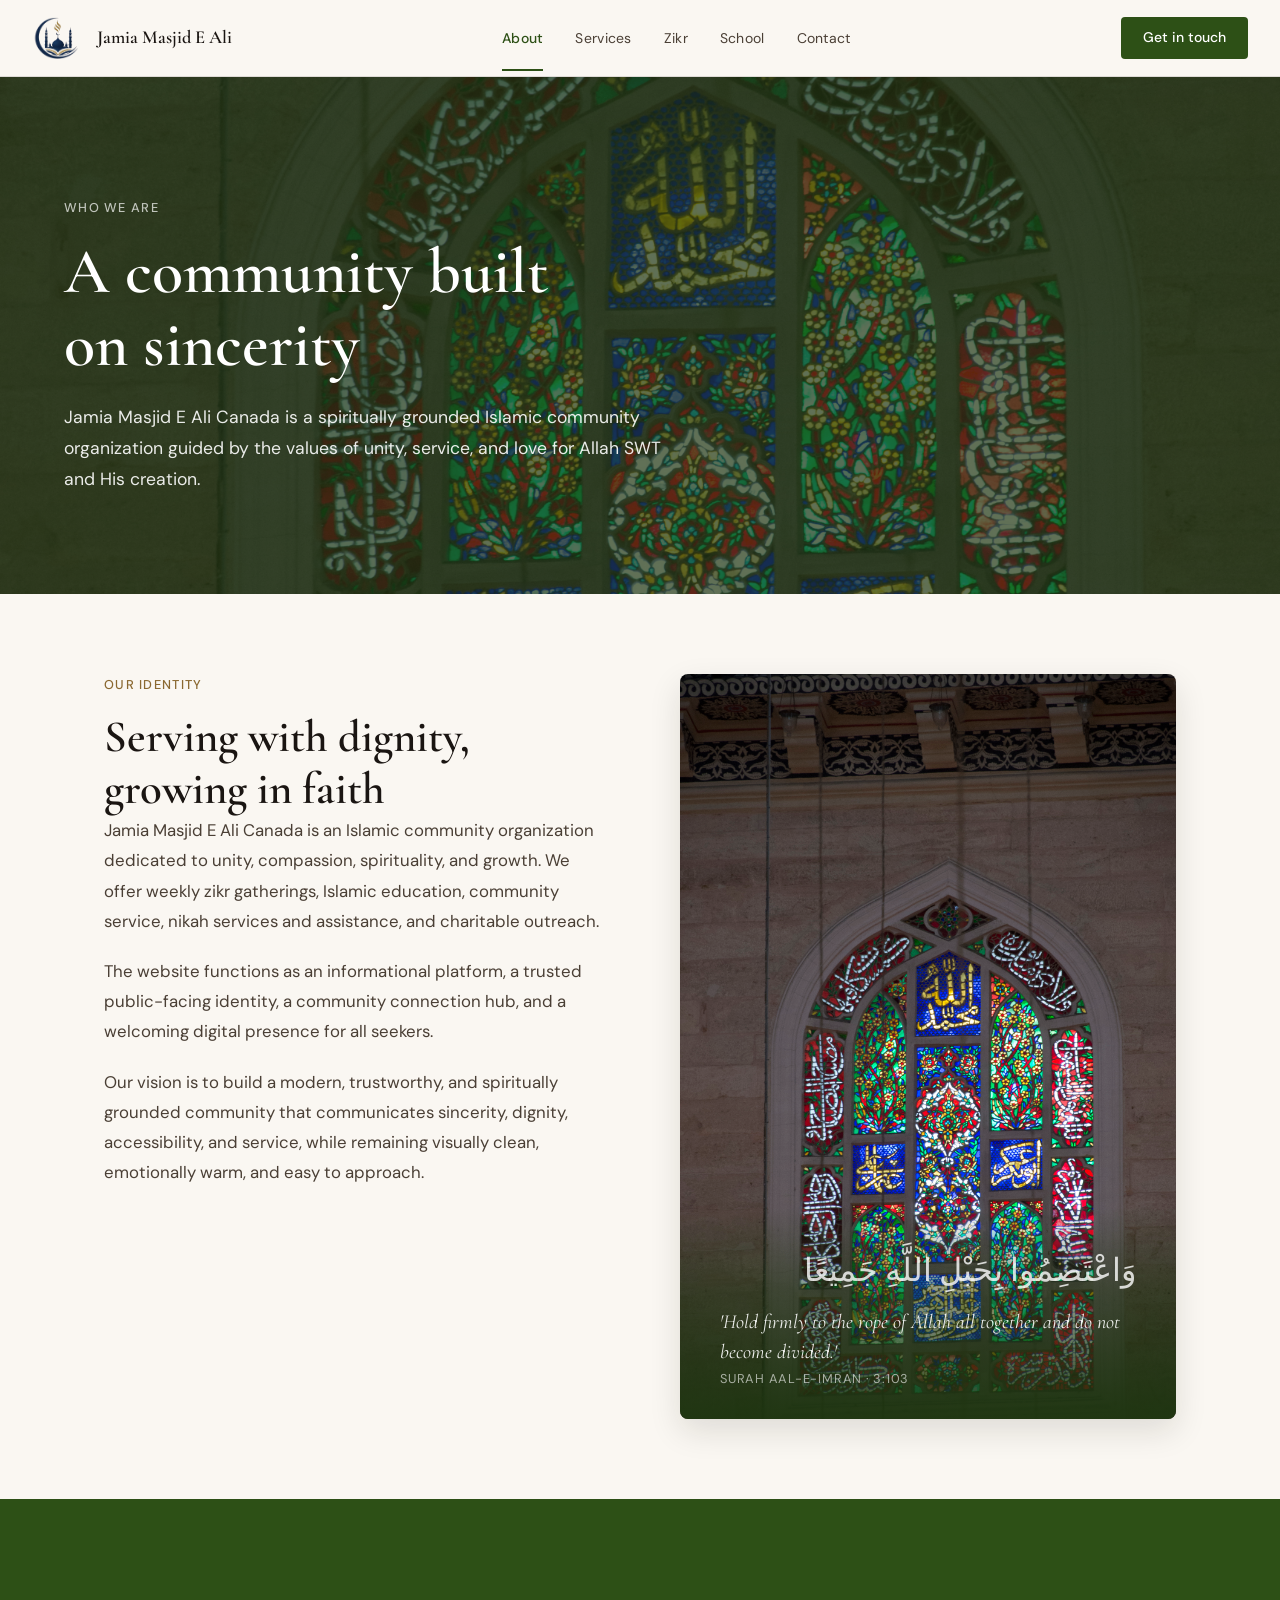
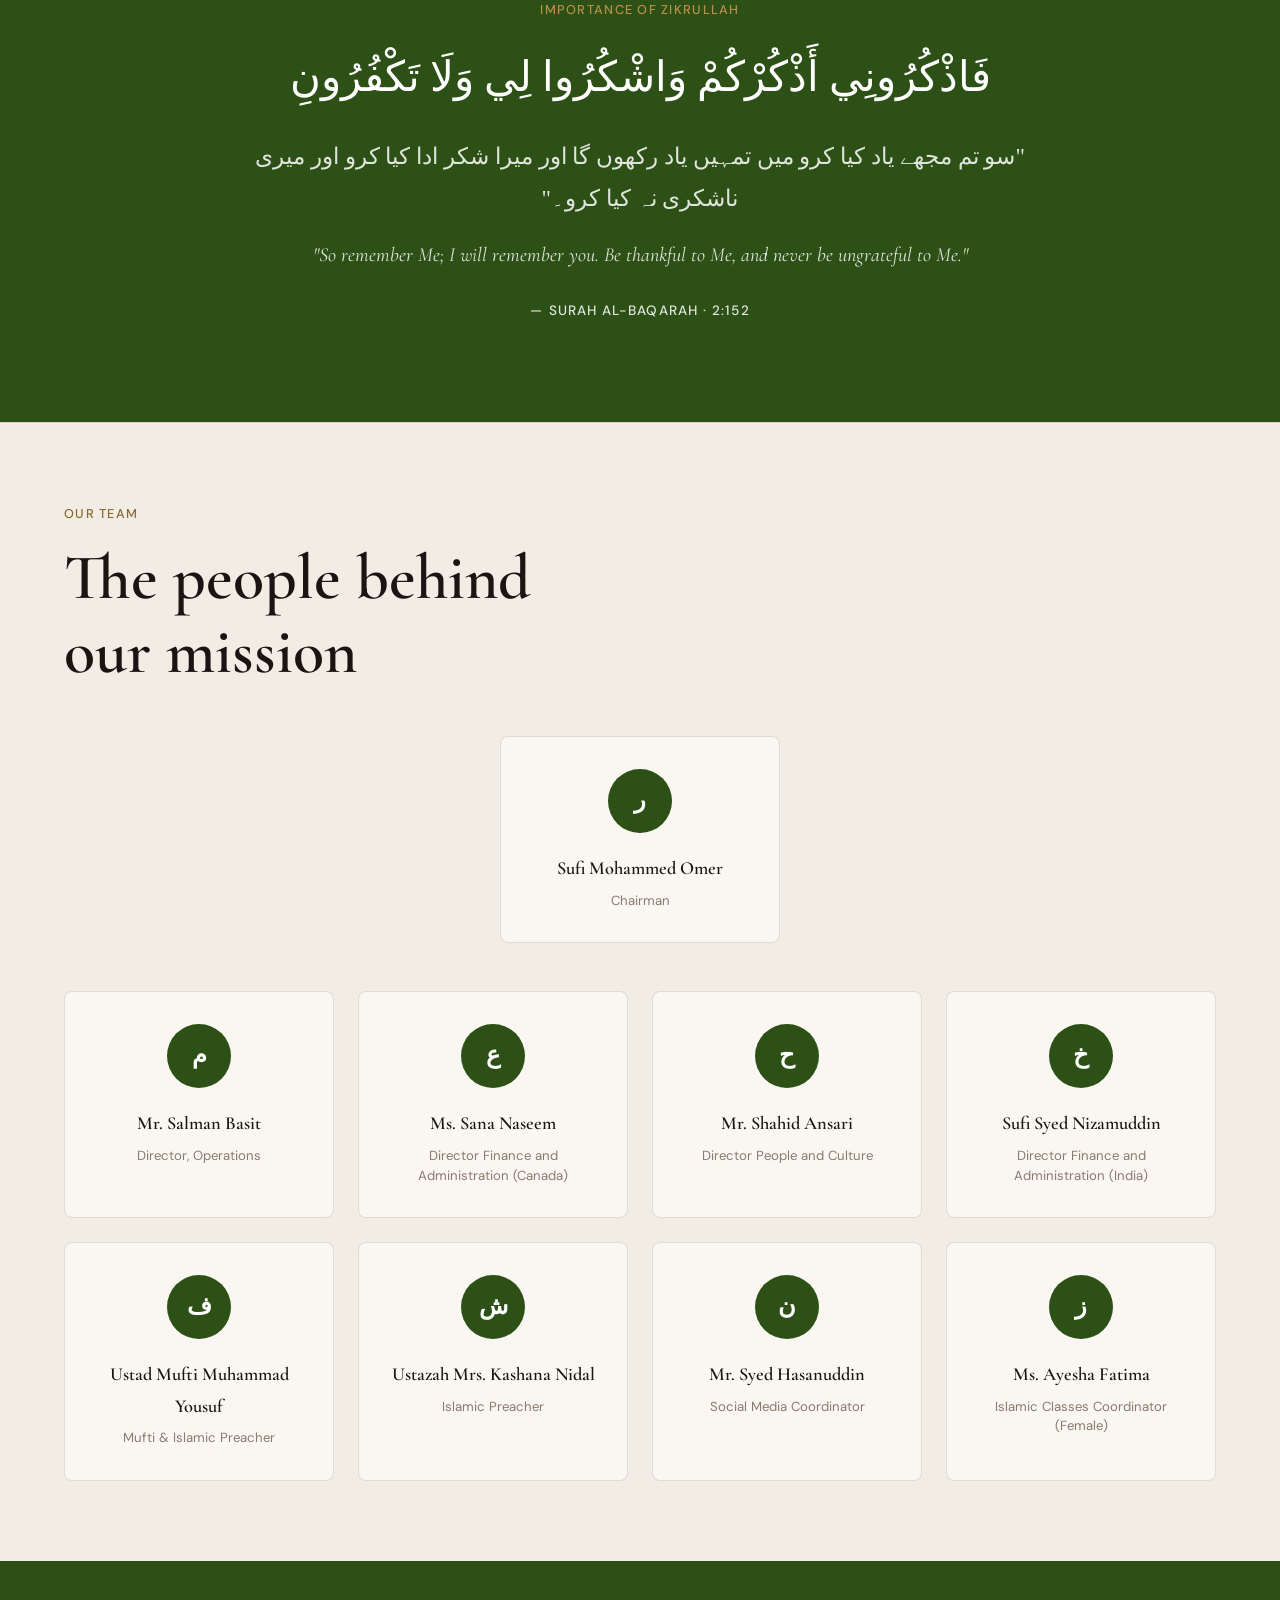
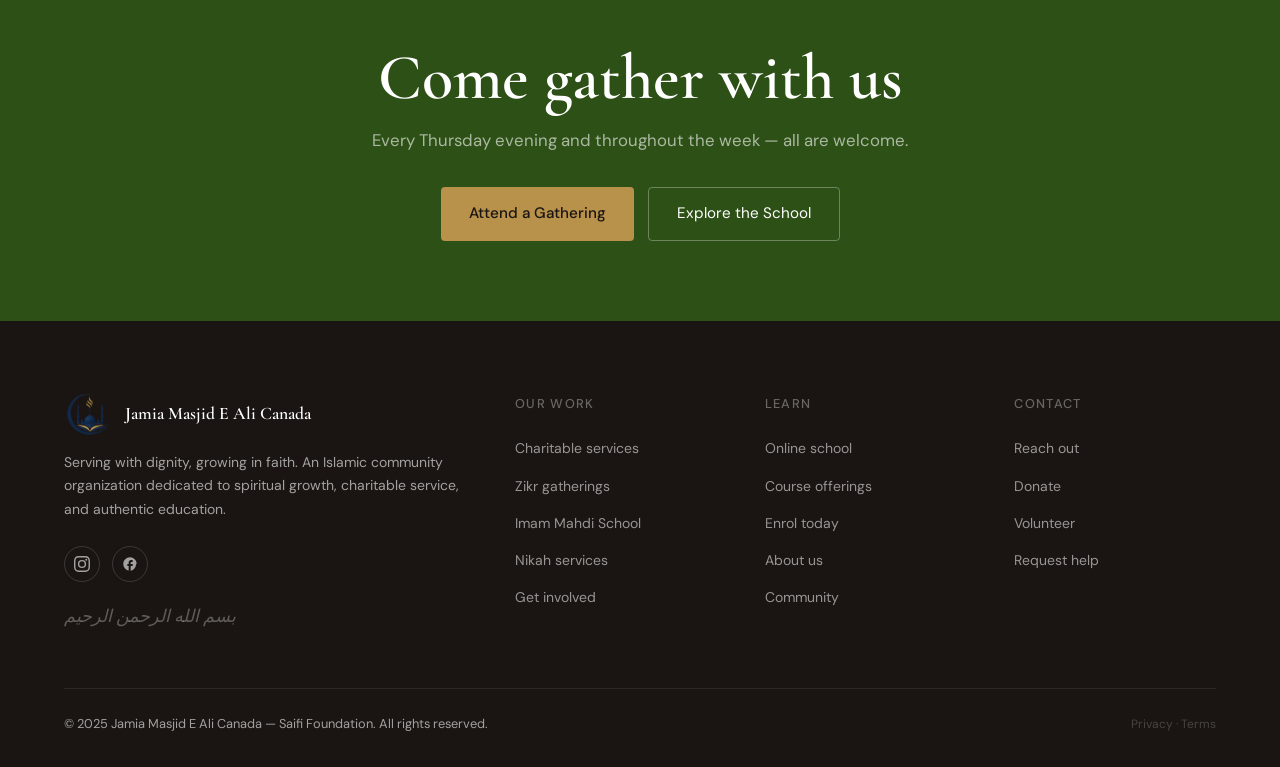
<file: about.html>
<!DOCTYPE html>
<html lang="en">
<head>
  <meta charset="UTF-8"/>
  <meta name="viewport" content="width=device-width, initial-scale=1.0"/>
  <title>About — Jamia Masjid E Ali Canada</title>
  <meta name="description" content="Learn about Jamia Masjid E Ali Canada, a spiritually grounded Islamic community organization dedicated to serving every soul with compassion, dignity, unity, and love."/>
  <link href="https://fonts.googleapis.com/css2?family=Cormorant+Garamond:ital,wght@0,400;0,500;0,600;0,700;1,400;1,500;1,600&family=DM+Sans:wght@300;400;500;600&display=swap" rel="stylesheet"/>
  <link rel="stylesheet" href="styles.css"/>
</head>
<body>

  <!-- ============================================
       NAV
       ============================================ -->
  <nav>
    <div class="nav-inner">
      <a href="index.html" class="nav-logo">
        <img src="images/logo.png" alt="Jamia Masjid E Ali Logo" class="nav-logo-img" />
        Jamia Masjid E Ali
      </a>
      <button class="nav-hamburger" id="nav-hamburger" aria-label="Toggle menu" onclick="toggleMobileNav()">
        <span></span><span></span><span></span>
      </button>
      <ul class="nav-links" id="nav-links">
        <li><a href="about.html" class="active">About</a></li>
        <li><a href="community-services.html">Services</a></li>
        <li><a href="spiritual-gatherings.html">Zikr</a></li>
        <li><a href="online-school.html">School</a></li>
        <li><a href="contact.html">Contact</a></li>
      </ul>
      <a href="contact.html" class="nav-cta">Get in touch</a>
    </div>
  </nav>

  <!-- ============================================
       PAGE HERO
       ============================================ -->
  <section class="page-hero">
    <img src="images/about_mosque_interior.png" alt="Serene mosque interior with sunlight" class="img-cover" style="position: absolute; inset: 0; z-index: 0;" />
    <div class="bg-overlay"></div>
    <div class="page-hero-inner reveal">
      <div class="section-label">Who we are</div>
      <h1 class="heading-xl">A community built<br/>on sincerity</h1>
      <p class="page-hero-desc">Jamia Masjid E Ali Canada is a spiritually grounded Islamic community organization guided by the values of unity, service, and love for Allah SWT and His creation.</p>
    </div>
  </section>

  <!-- ============================================
       ABOUT CONTENT
       ============================================ -->
  <section class="about-section">
    <div class="about-content">
      <!-- Left column -->
      <div class="about-text reveal">
        <div class="section-label">Our Identity</div>
        <h2 class="heading-lg">Serving with dignity,<br/>growing in faith</h2>
        <p>Jamia Masjid E Ali Canada is an Islamic community organization dedicated to unity, compassion, spirituality, and growth. We offer weekly zikr gatherings, Islamic education, community service, nikah services and assistance, and charitable outreach.</p>
        <p>The website functions as an informational platform, a trusted public-facing identity, a community connection hub, and a welcoming digital presence for all seekers.</p>
        <p>Our vision is to build a modern, trustworthy, and spiritually grounded community that communicates sincerity, dignity, accessibility, and service, while remaining visually clean, emotionally warm, and easy to approach.</p>
      </div>

      <!-- Right column — Image & Quote box -->
      <div class="reveal img-container" style="position: relative; height: 100%; min-height: 480px;">
        <img src="images/about_mosque_interior.png" alt="Serene mosque interior with sunlight" class="img-cover" />
        <div style="position: absolute; bottom: 0; left: 0; right: 0; padding: 40px; background: linear-gradient(to top, rgba(30,54,16,0.95) 0%, rgba(30,54,16,0.5) 60%, transparent 100%); color: #fff;">
          <div class="quote-arabic" style="margin-bottom: 12px; font-size: 2rem; color: rgba(255,255,255,0.8);">وَاعْتَصِمُوا بِحَبْلِ اللَّهِ جَمِيعًا</div>
          <div class="quote-text" style="font-size: 1.25rem;">'Hold firmly to the rope of Allah all together and do not become divided.'</div>
          <div class="quote-source" style="color: rgba(255,255,255,0.6);">Surah Aal-e-Imran · 3:103</div>
        </div>
      </div>
    </div>
  </section>

  <!-- ============================================
       DIVINE REMEMBRANCE BANNER (AYAH 2:152)
       ============================================ -->
  <section class="about bg-dark" style="padding: 100px 5%; text-align: center;">
    <div style="max-width: 850px; margin: 0 auto;" class="reveal">
      <div class="section-label" style="color: var(--gold); margin-bottom: 24px;">Importance of Zikrullah</div>
      
      <!-- Arabic Ayah -->
      <div class="quote-arabic" style="text-align: center; font-size: 2.6rem; color: #fff; margin-bottom: 24px; line-height: 1.6; font-family: 'Amiri', 'Cormorant Garamond', serif;">
        فَاذْكُرُونِي أَذْكُرْكُمْ وَاشْكُرُوا لِي وَلَا تَكْفُرُونِ
      </div>
      
      <!-- Urdu Translation -->
      <p style="color: rgba(255,255,255,0.9); font-size: 1.45rem; line-height: 1.8; margin-bottom: 20px; font-family: 'Noto Nastaliq Urdu', 'Urdu Typesetting', serif; direction: rtl; text-align: center;">
        "سو تم مجھے یاد کیا کرو میں تمہیں یاد رکھوں گا اور میرا شکر ادا کیا کرو اور میری ناشکری نہ کیا کرو۔"
      </p>
      
      <!-- English Translation -->
      <p style="color: rgba(255,255,255,0.8); font-size: 1.25rem; line-height: 1.6; font-style: italic; margin-bottom: 28px; font-family: 'Cormorant Garamond', serif;">
        "So remember Me; I will remember you. Be thankful to Me, and never be ungrateful to Me."
      </p>
      
      <!-- Reference -->
      <p style="font-size: 0.85rem; color: var(--gold); letter-spacing: 0.08em; text-transform: uppercase; font-weight: 500;">
        — Surah Al-Baqarah &middot; 2:152
      </p>
    </div>
  </section>

  <!-- ============================================
       TEAM MEMBERS
       ============================================ -->
  <section class="team-section">
    <div class="team-inner">
      <div class="reveal">
        <div class="section-label">Our team</div>
        <h2 class="heading-xl">The people behind<br/>our mission</h2>
      </div>

      <div class="reveal" style="display: flex; justify-content: center; margin-top: 48px;">
        <div class="team-card" style="max-width: 280px; width: 100%;">
          <div class="team-avatar">ر</div>
          <div class="team-name">Sufi Mohammed Omer</div>
          <div class="team-role">Chairman</div>
        </div>
      </div>

      <div class="team-grid" style="margin-top: 48px;">
        <div class="team-card reveal">
          <div class="team-avatar">م</div>
          <div class="team-name">Mr. Salman Basit</div>
          <div class="team-role">Director, Operations</div>
        </div>
        <div class="team-card reveal">
          <div class="team-avatar">ع</div>
          <div class="team-name">Ms. Sana Naseem</div>
          <div class="team-role">Director Finance and Administration (Canada)</div>
        </div>
        <div class="team-card reveal">
          <div class="team-avatar">ح</div>
          <div class="team-name">Mr. Shahid Ansari</div>
          <div class="team-role">Director People and Culture</div>
        </div>
        <div class="team-card reveal">
          <div class="team-avatar">خ</div>
          <div class="team-name">Sufi Syed Nizamuddin</div>
          <div class="team-role">Director Finance and Administration (India)</div>
        </div>
        <div class="team-card reveal">
          <div class="team-avatar">ف</div>
          <div class="team-name">Ustad Mufti Muhammad Yousuf</div>
          <div class="team-role">Mufti &amp; Islamic Preacher</div>
        </div>
        <div class="team-card reveal">
          <div class="team-avatar">ش</div>
          <div class="team-name">Ustazah Mrs. Kashana Nidal</div>
          <div class="team-role">Islamic Preacher</div>
        </div>
        <div class="team-card reveal">
          <div class="team-avatar">ن</div>
          <div class="team-name">Mr. Syed Hasanuddin</div>
          <div class="team-role">Social Media Coordinator</div>
        </div>
        <div class="team-card reveal">
          <div class="team-avatar">ز</div>
          <div class="team-name">Ms. Ayesha Fatima</div>
          <div class="team-role">Islamic Classes Coordinator (Female)</div>
        </div>
      </div>
    </div>
  </section>

  <!-- ============================================
       CTA BANNER
       ============================================ -->
  <div class="cta-banner">
    <h2 class="heading-xl reveal">Come gather with us</h2>
    <p class="reveal">Every Thursday evening and throughout the week — all are welcome.</p>
    <div class="cta-actions reveal">
      <a href="contact.html" class="btn-gold">Attend a Gathering</a>
      <a href="online-school.html" class="btn-outline-white">Explore the School</a>
    </div>
  </div>

  <!-- ============================================
       FOOTER
       ============================================ -->
  <footer>
    <div class="footer-inner">
      <div class="footer-brand">
        <a href="index.html" class="footer-logo">
          <img src="images/logo.png" alt="Jamia Masjid E Ali Logo" class="footer-logo-img" />
          Jamia Masjid E Ali Canada
        </a>
        <p class="footer-tagline">Serving with dignity, growing in faith. An Islamic community organization dedicated to spiritual growth, charitable service, and authentic education.</p>
        <div class="footer-social">
          <a href="https://www.instagram.com/jamiamasjidealicanada/" target="_blank" rel="noopener" class="footer-social-link" title="Follow us on Instagram" aria-label="Follow us on Instagram">
            <svg viewBox="0 0 24 24"><path d="M12 2.163c3.204 0 3.584.012 4.85.07 3.252.148 4.771 1.691 4.919 4.919.058 1.265.069 1.645.069 4.849 0 3.205-.012 3.584-.069 4.849-.149 3.225-1.664 4.771-4.919 4.919-1.266.058-1.644.07-4.85.07-3.204 0-3.584-.012-4.849-.07-3.26-.149-4.771-1.699-4.919-4.92-.058-1.265-.07-1.644-.07-4.849 0-3.204.013-3.583.07-4.849.149-3.227 1.664-4.771 4.919-4.919 1.266-.057 1.645-.069 4.849-.069zM12 0C8.741 0 8.333.014 7.053.072 2.695.272.273 2.69.073 7.052.014 8.333 0 8.741 0 12c0 3.259.014 3.668.072 4.948.2 4.358 2.618 6.78 6.98 6.98C8.333 23.986 8.741 24 12 24c3.259 0 3.668-.014 4.948-.072 4.354-.2 6.782-2.618 6.979-6.98.059-1.28.073-1.689.073-4.948 0-3.259-.014-3.667-.072-4.947-.196-4.354-2.617-6.78-6.979-6.98C15.668.014 15.259 0 12 0zm0 5.838a6.162 6.162 0 100 12.324 6.162 6.162 0 000-12.324zM12 16a4 4 0 110-8 4 4 0 010 8zm6.406-11.845a1.44 1.44 0 100 2.881 1.44 1.44 0 000-2.881z"/></svg>
          </a>
          <a href="https://www.facebook.com/profile.php?id=61586691962228" target="_blank" rel="noopener" class="footer-social-link" title="Follow us on Facebook" aria-label="Follow us on Facebook">
            <svg viewBox="0 0 24 24"><path d="M22 12c0-5.52-4.48-10-10-10S2 6.48 2 12c0 4.84 3.44 8.87 8 9.8V15H8v-3h2V9.5C10 7.57 11.57 6 13.5 6H16v3h-2c-.55 0-1 .45-1 1v2h3v3h-3v6.95c4.56-.93 8-4.96 8-9.75z"/></svg>
          </a>
        </div>
        <div class="footer-bismillah" style="margin-top: 20px;">بسم الله الرحمن الرحيم</div>
      </div>
      <div>
        <div class="footer-heading">Our work</div>
        <ul class="footer-links">
          <li><a href="community-services.html">Charitable services</a></li>
          <li><a href="spiritual-gatherings.html">Zikr gatherings</a></li>
          <li><a href="online-school.html">Imam Mahdi School</a></li>
          <li><a href="community-services.html#nikah">Nikah services</a></li>
          <li><a href="contact.html">Get involved</a></li>
        </ul>
      </div>
      <div>
        <div class="footer-heading">Learn</div>
        <ul class="footer-links">
          <li><a href="online-school.html">Online school</a></li>
          <li><a href="online-school.html#courses">Course offerings</a></li>
          <li><a href="contact.html">Enrol today</a></li>
          <li><a href="about.html">About us</a></li>
          <li><a href="contact.html">Community</a></li>
        </ul>
      </div>
      <div>
        <div class="footer-heading">Contact</div>
        <ul class="footer-links">
          <li><a href="contact.html">Reach out</a></li>
          <li><a href="contact.html">Donate</a></li>
          <li><a href="contact.html">Volunteer</a></li>
          <li><a href="contact.html">Request help</a></li>
        </ul>
      </div>
    </div>
    <div class="footer-bottom">
      <span>&copy; 2025 Jamia Masjid E Ali Canada — Saifi Foundation. All rights reserved.</span>
      <span style="font-size:0.75rem; color:rgba(255,255,255,0.2);">Privacy · Terms</span>
    </div>
  </footer>

  <script src="main.js"></script>
</body>
</html>
</file>
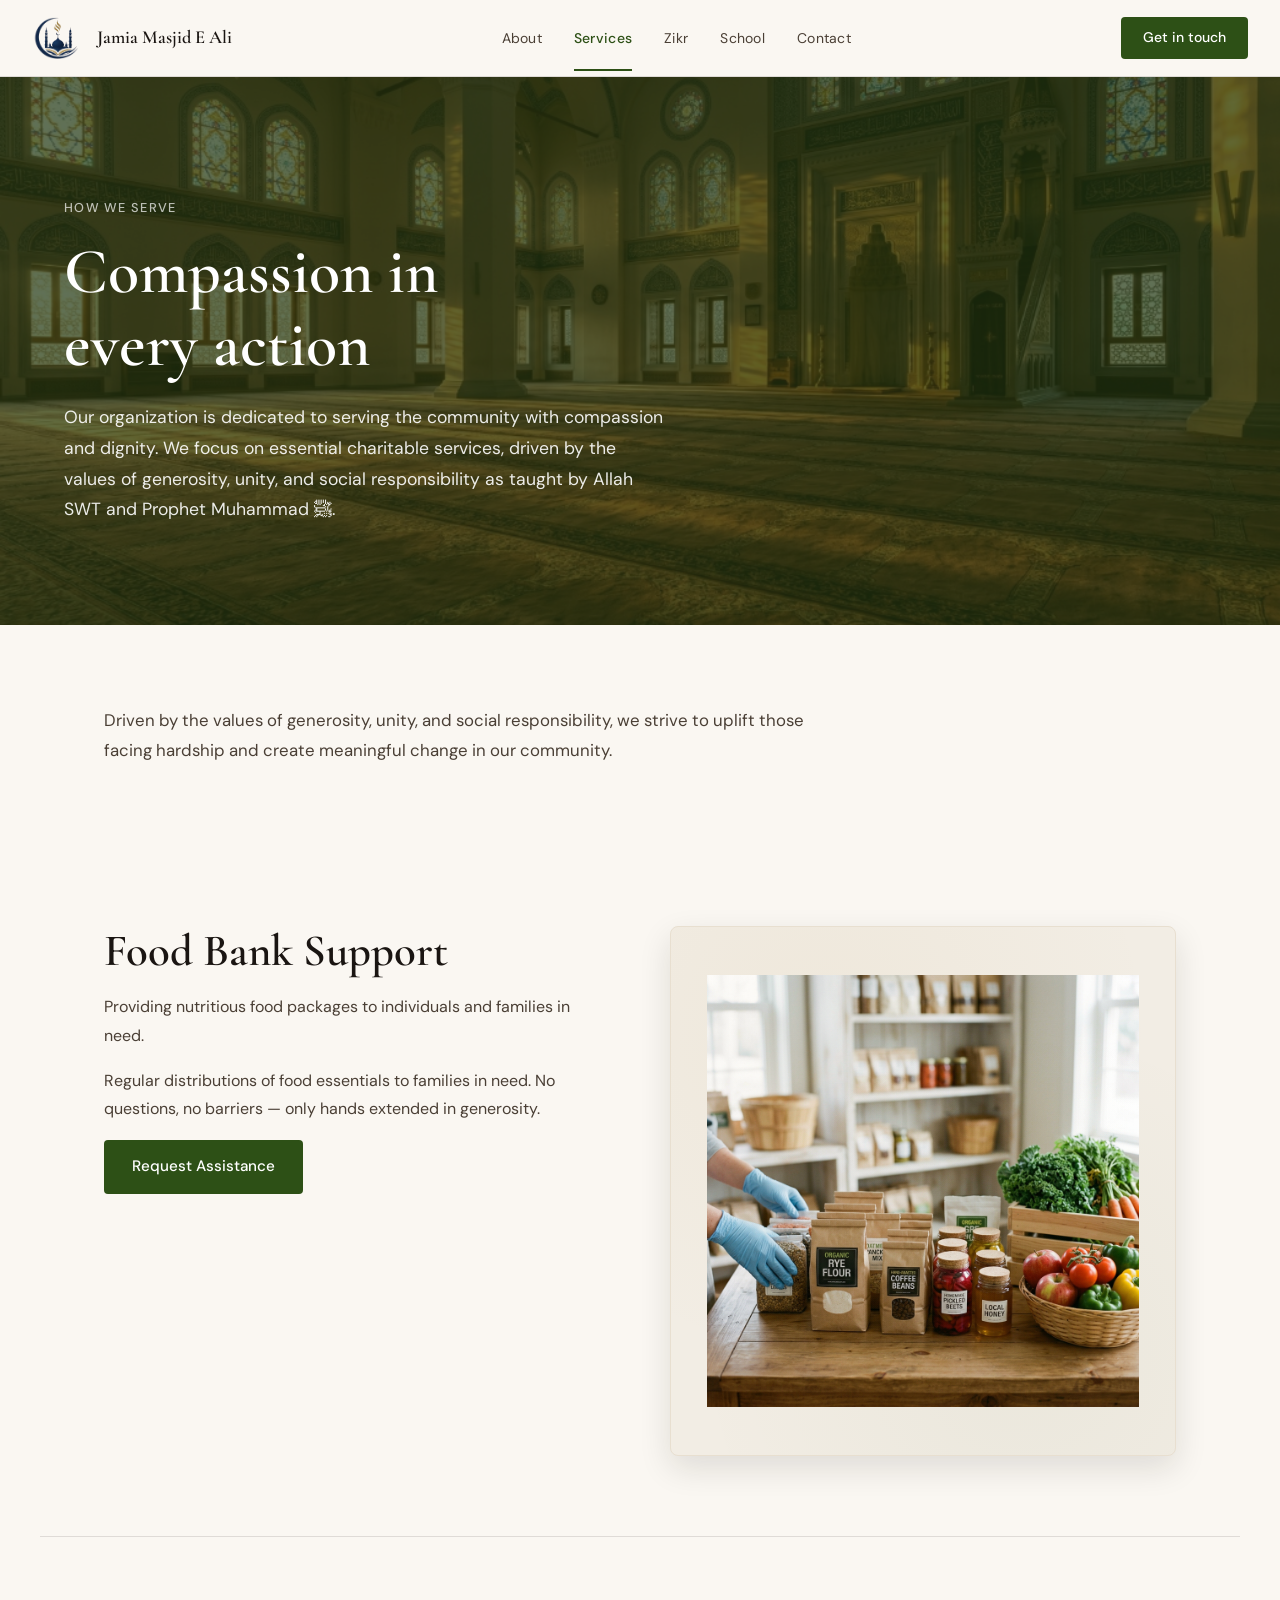
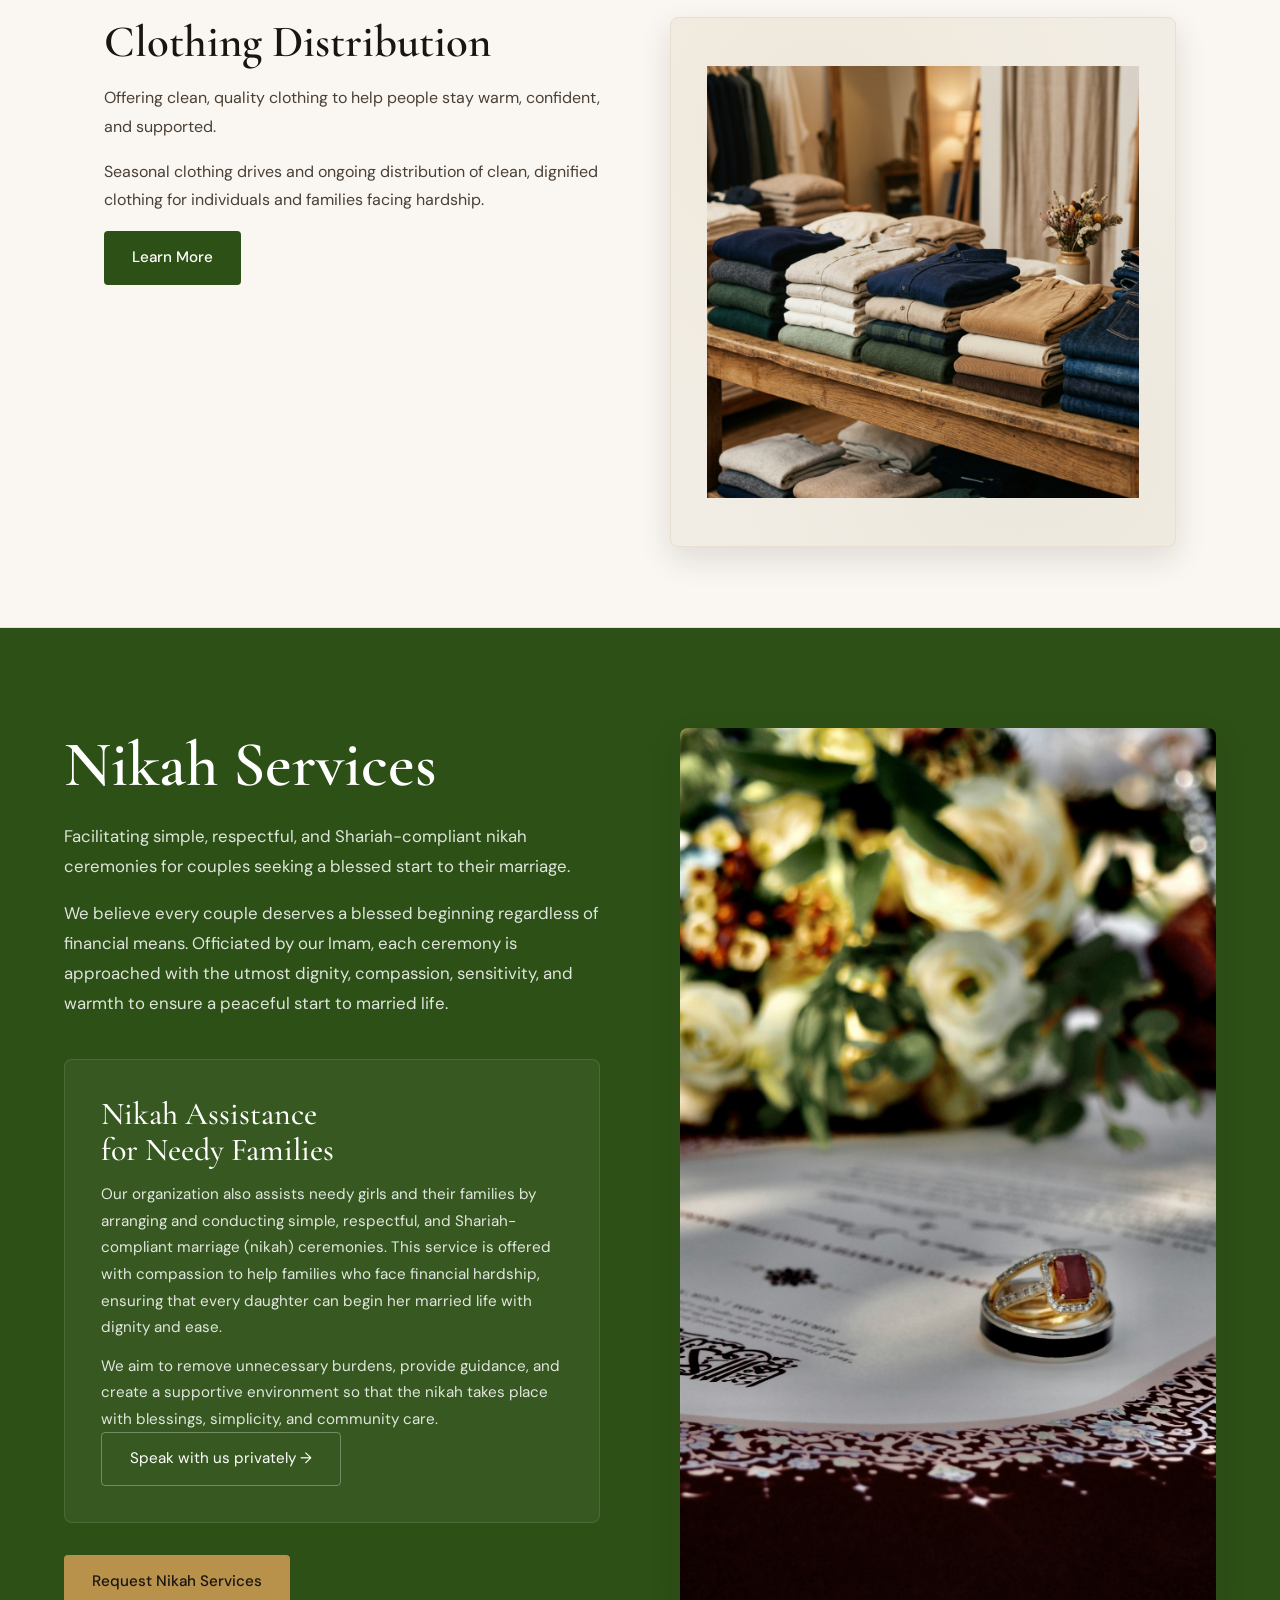
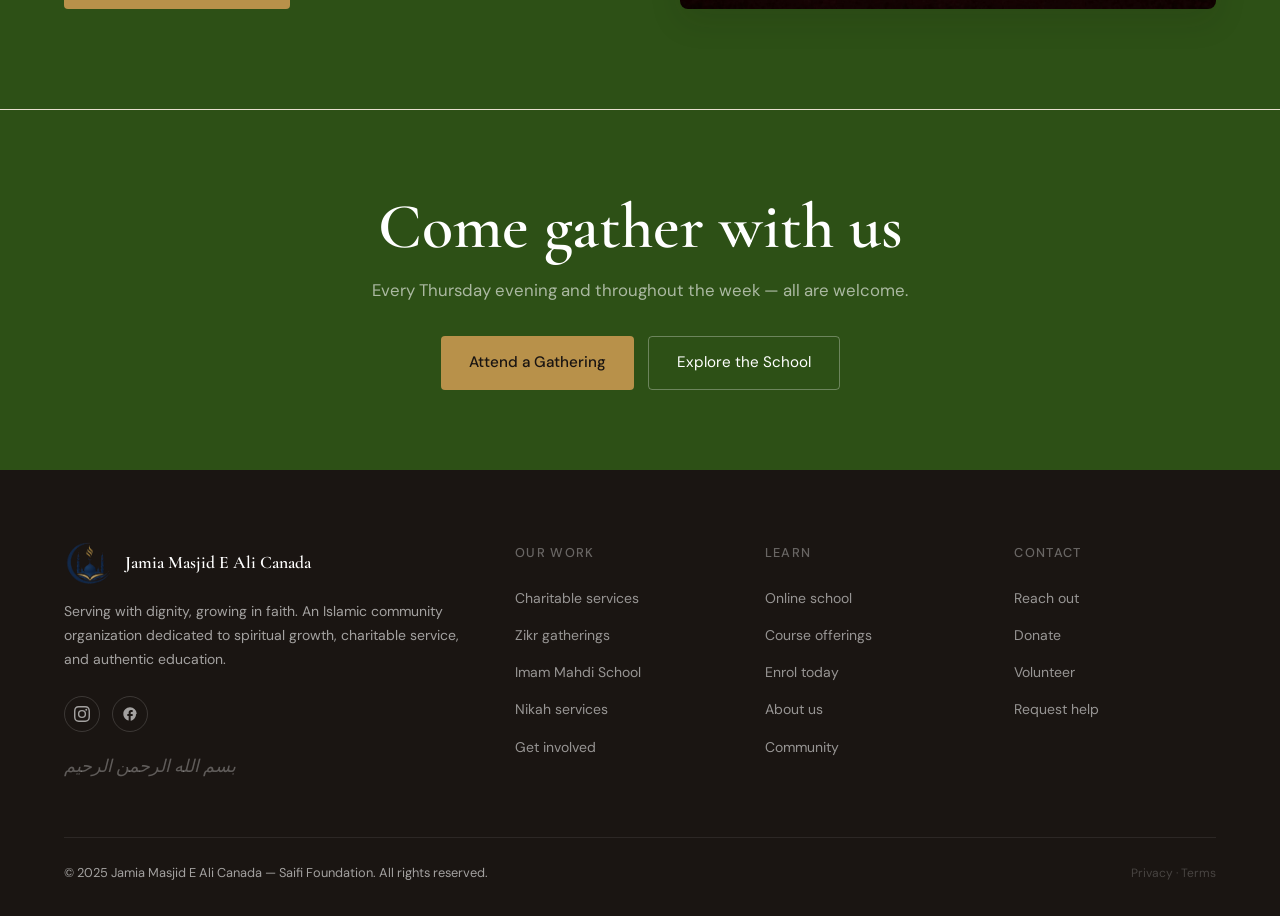
<file: community-services.html>
<!DOCTYPE html>
<html lang="en">
<head>
  <meta charset="UTF-8" />
  <meta name="viewport" content="width=device-width, initial-scale=1.0" />
  <title>Community Services — Jamia Masjid E Ali Canada</title>
  <meta name="description" content="Explore our charitable services including food bank support, clothing distribution, nikah ceremonies, and nikah assistance for needy families. Serving with dignity and compassion." />
  <link href="https://fonts.googleapis.com/css2?family=Cormorant+Garamond:ital,wght@0,400;0,500;0,600;0,700;1,400;1,500&family=DM+Sans:wght@300;400;500;600&display=swap" rel="stylesheet" />
  <link rel="stylesheet" href="styles.css" />
</head>
<body>

  <!-- ============================================
       NAV
       ============================================ -->
  <nav>
    <div class="nav-inner">
      <a href="index.html" class="nav-logo">
        <img src="images/logo.png" alt="Jamia Masjid E Ali Logo" class="nav-logo-img" />
        Jamia Masjid E Ali
      </a>
      <button class="nav-hamburger" id="nav-hamburger" aria-label="Toggle menu" onclick="toggleMobileNav()">
        <span></span><span></span><span></span>
      </button>
      <ul class="nav-links" id="nav-links">
        <li><a href="about.html">About</a></li>
        <li><a href="community-services.html" class="active">Services</a></li>
        <li><a href="spiritual-gatherings.html">Zikr</a></li>
        <li><a href="online-school.html">School</a></li>
        <li><a href="contact.html">Contact</a></li>
      </ul>
      <a href="contact.html" class="nav-cta">Get in touch</a>
    </div>
  </nav>

  <!-- ============================================
       PAGE HERO
       ============================================ -->
  <section class="page-hero">
    <img src="images/about_mosque_interior.jpg" alt="Islamic Architecture Background" class="img-cover" style="position: absolute; inset: 0; z-index: 0;" />
    <div class="bg-overlay"></div>
    <div class="page-hero-inner reveal">
      <div class="section-label">How we serve</div>
      <h1 class="heading-xl">Compassion in<br/>every action</h1>
      <p class="page-hero-desc">Our organization is dedicated to serving the community with compassion and dignity. We focus on essential charitable services, driven by the values of generosity, unity, and social responsibility as taught by Allah SWT and Prophet Muhammad ﷺ.</p>
    </div>
  </section>

  <!-- ============================================
       SERVICES INTRO
       ============================================ -->
  <section class="about-section reveal" style="max-width:1200px;">
    <p style="font-size:1.05rem; color:var(--ink-2); line-height:1.8; max-width:700px;">Driven by the values of generosity, unity, and social responsibility, we strive to uplift those facing hardship and create meaningful change in our community.</p>
  </section>

  <!-- ============================================
       SERVICE 01 — FOOD BANK
       ============================================ -->
  <section class="service-detail reveal">
    <div class="service-detail-layout">
      <div class="service-detail-content">
        <h2 class="heading-lg">Food Bank Support</h2>
        <p>Providing nutritious food packages to individuals and families in need.</p>
        <p>Regular distributions of food essentials to families in need. No questions, no barriers — only hands extended in generosity.</p>
        <a href="contact.html" class="btn-primary" id="food-bank-cta">Request Assistance</a>
      </div>
      <div class="service-detail-visual img-container" style="height: 100%; min-height: 350px;">
        <img src="images/service_food_1779529426914.png" alt="Food Bank Distribution" class="img-cover" />
      </div>
    </div>
  </section>

  <!-- ============================================
       SERVICE 02 — CLOTHING
       ============================================ -->
  <section class="service-detail reveal">
    <div class="service-detail-layout">
      <div class="service-detail-content">
        <h2 class="heading-lg">Clothing Distribution</h2>
        <p>Offering clean, quality clothing to help people stay warm, confident, and supported.</p>
        <p>Seasonal clothing drives and ongoing distribution of clean, dignified clothing for individuals and families facing hardship.</p>
        <a href="contact.html" class="btn-primary" id="clothing-cta">Learn More</a>
      </div>
      <div class="service-detail-visual img-container" style="height: 100%; min-height: 350px;">
        <img src="images/service_clothing_1779529449413.png" alt="Clothing Distribution" class="img-cover" />
      </div>
    </div>
  </section>

  <!-- ============================================
       SERVICE 03 — NIKAH
       ============================================ -->
  <section class="nikah reveal bg-dark" id="nikah" style="padding: 100px 5%;">
    <div class="nikah-inner">
      <div>
        <h2 class="heading-xl">Nikah Services</h2>
        <p style="font-size:1.05rem; line-height:1.8; margin-top:20px;">Facilitating simple, respectful, and Shariah-compliant nikah ceremonies for couples seeking a blessed start to their marriage.</p>
        <p style="font-size:1.05rem; line-height:1.8; margin-top:16px;">We believe every couple deserves a blessed beginning regardless of financial means. Officiated by our Imam, each ceremony is approached with the utmost dignity, compassion, sensitivity, and warmth to ensure a peaceful start to married life.</p>
        
        <!-- Assistance program block -->
        <div class="nikah-assist" style="background: rgba(255,255,255,0.05); border-color: rgba(255,255,255,0.1); margin-top: 40px; margin-bottom: 32px;">
          <h3 class="heading-md">Nikah Assistance<br/>for Needy Families</h3>
          <p>Our organization also assists needy girls and their families by arranging and conducting simple, respectful, and Shariah-compliant marriage (nikah) ceremonies. This service is offered with compassion to help families who face financial hardship, ensuring that every daughter can begin her married life with dignity and ease.</p>
          <p>We aim to remove unnecessary burdens, provide guidance, and create a supportive environment so that the nikah takes place with blessings, simplicity, and community care.</p>
          <a href="contact.html" class="btn-outline-white" id="nikah-assist-cta">Speak with us privately →</a>
        </div>
        
        <!-- Request Button placed below the assistance block -->
        <a href="contact.html" class="btn-gold" id="nikah-services-cta">Request Nikah Services</a>
      </div>
      
      <!-- Right Column: Enlarged Image -->
      <div class="img-container reveal" style="height: 100%; min-height: 520px; align-self: stretch;">
        <img src="images/nikah_wedding_setup.jpg" alt="Elegant Nikah ceremony setup" class="img-cover" />
      </div>
    </div>
  </section>

  <!-- ============================================
       CTA BANNER
       ============================================ -->
  <div class="cta-banner">
    <h2 class="heading-xl reveal">Come gather with us</h2>
    <p class="reveal">Every Thursday evening and throughout the week — all are welcome.</p>
    <div class="cta-actions reveal">
      <a href="contact.html" class="btn-gold">Attend a Gathering</a>
      <a href="online-school.html" class="btn-outline-white">Explore the School</a>
    </div>
  </div>

  <!-- ============================================
       FOOTER
       ============================================ -->
  <footer>
    <div class="footer-inner">
      <div class="footer-brand">
        <a href="index.html" class="footer-logo">
          <img src="images/logo.png" alt="Jamia Masjid E Ali Logo" class="footer-logo-img" />
          Jamia Masjid E Ali Canada
        </a>
        <p class="footer-tagline">Serving with dignity, growing in faith. An Islamic community organization dedicated to spiritual growth, charitable service, and authentic education.</p>
        <div class="footer-social">
          <a href="https://www.instagram.com/jamiamasjidealicanada/" target="_blank" rel="noopener" class="footer-social-link" title="Follow us on Instagram" aria-label="Follow us on Instagram">
            <svg viewBox="0 0 24 24"><path d="M12 2.163c3.204 0 3.584.012 4.85.07 3.252.148 4.771 1.691 4.919 4.919.058 1.265.069 1.645.069 4.849 0 3.205-.012 3.584-.069 4.849-.149 3.225-1.664 4.771-4.919 4.919-1.266.058-1.644.07-4.85.07-3.204 0-3.584-.012-4.849-.07-3.26-.149-4.771-1.699-4.919-4.92-.058-1.265-.07-1.644-.07-4.849 0-3.204.013-3.583.07-4.849.149-3.227 1.664-4.771 4.919-4.919 1.266-.057 1.645-.069 4.849-.069zM12 0C8.741 0 8.333.014 7.053.072 2.695.272.273 2.69.073 7.052.014 8.333 0 8.741 0 12c0 3.259.014 3.668.072 4.948.2 4.358 2.618 6.78 6.98 6.98C8.333 23.986 8.741 24 12 24c3.259 0 3.668-.014 4.948-.072 4.354-.2 6.782-2.618 6.979-6.98.059-1.28.073-1.689.073-4.948 0-3.259-.014-3.667-.072-4.947-.196-4.354-2.617-6.78-6.979-6.98C15.668.014 15.259 0 12 0zm0 5.838a6.162 6.162 0 100 12.324 6.162 6.162 0 000-12.324zM12 16a4 4 0 110-8 4 4 0 010 8zm6.406-11.845a1.44 1.44 0 100 2.881 1.44 1.44 0 000-2.881z"/></svg>
          </a>
          <a href="https://www.facebook.com/profile.php?id=61586691962228" target="_blank" rel="noopener" class="footer-social-link" title="Follow us on Facebook" aria-label="Follow us on Facebook">
            <svg viewBox="0 0 24 24"><path d="M22 12c0-5.52-4.48-10-10-10S2 6.48 2 12c0 4.84 3.44 8.87 8 9.8V15H8v-3h2V9.5C10 7.57 11.57 6 13.5 6H16v3h-2c-.55 0-1 .45-1 1v2h3v3h-3v6.95c4.56-.93 8-4.96 8-9.75z"/></svg>
          </a>
        </div>
        <div class="footer-bismillah" style="margin-top: 20px;">بسم الله الرحمن الرحيم</div>
      </div>
      <div>
        <div class="footer-heading">Our work</div>
        <ul class="footer-links">
          <li><a href="community-services.html">Charitable services</a></li>
          <li><a href="spiritual-gatherings.html">Zikr gatherings</a></li>
          <li><a href="online-school.html">Imam Mahdi School</a></li>
          <li><a href="community-services.html#nikah">Nikah services</a></li>
          <li><a href="contact.html">Get involved</a></li>
        </ul>
      </div>
      <div>
        <div class="footer-heading">Learn</div>
        <ul class="footer-links">
          <li><a href="online-school.html">Online school</a></li>
          <li><a href="online-school.html#courses">Course offerings</a></li>
          <li><a href="contact.html">Enrol today</a></li>
          <li><a href="about.html">About us</a></li>
          <li><a href="contact.html">Community</a></li>
        </ul>
      </div>
      <div>
        <div class="footer-heading">Contact</div>
        <ul class="footer-links">
          <li><a href="contact.html">Reach out</a></li>
          <li><a href="contact.html">Donate</a></li>
          <li><a href="contact.html">Volunteer</a></li>
          <li><a href="contact.html">Request help</a></li>
        </ul>
      </div>
    </div>
    <div class="footer-bottom">
      <span>© 2025 Jamia Masjid E Ali Canada — Saifi Foundation. All rights reserved.</span>
      <span style="font-size:0.75rem; color:rgba(255,255,255,0.2);">Privacy · Terms</span>
    </div>
  </footer>

  <script src="main.js"></script>
</body>
</html>
</file>
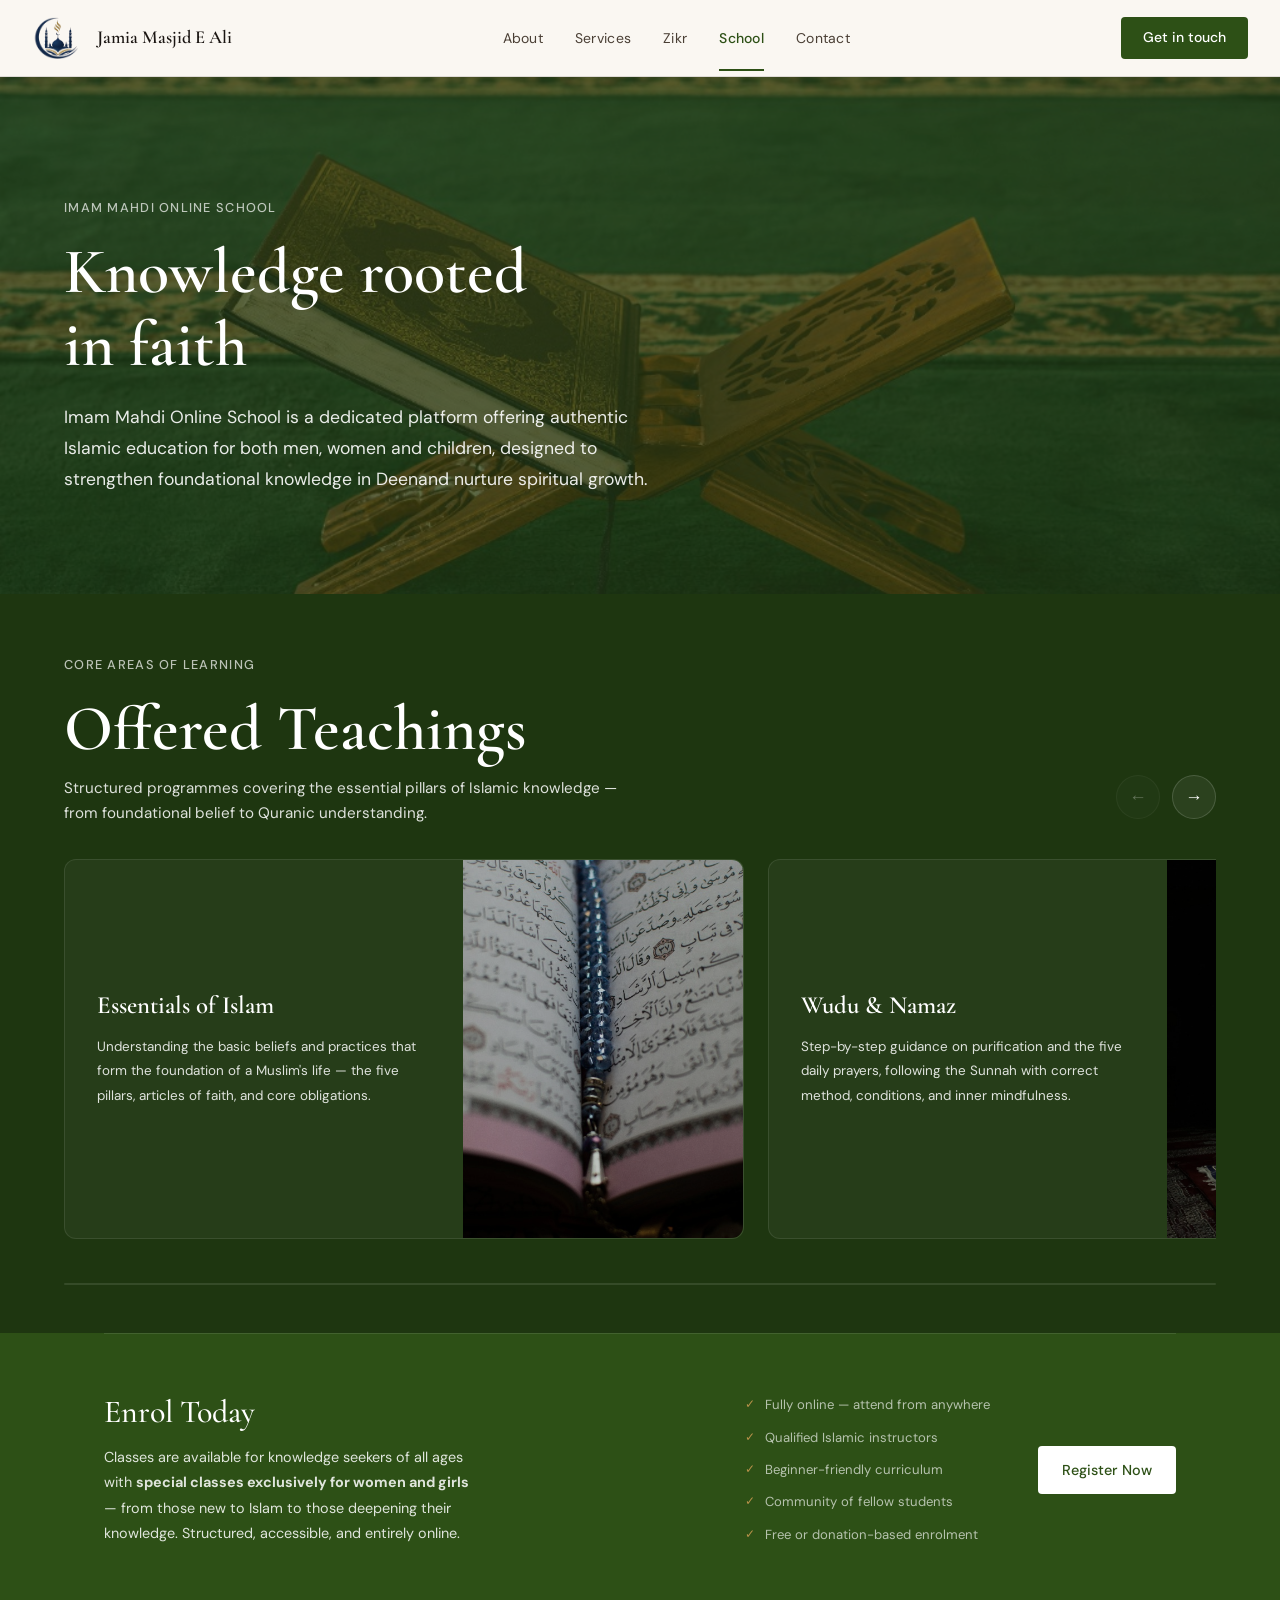
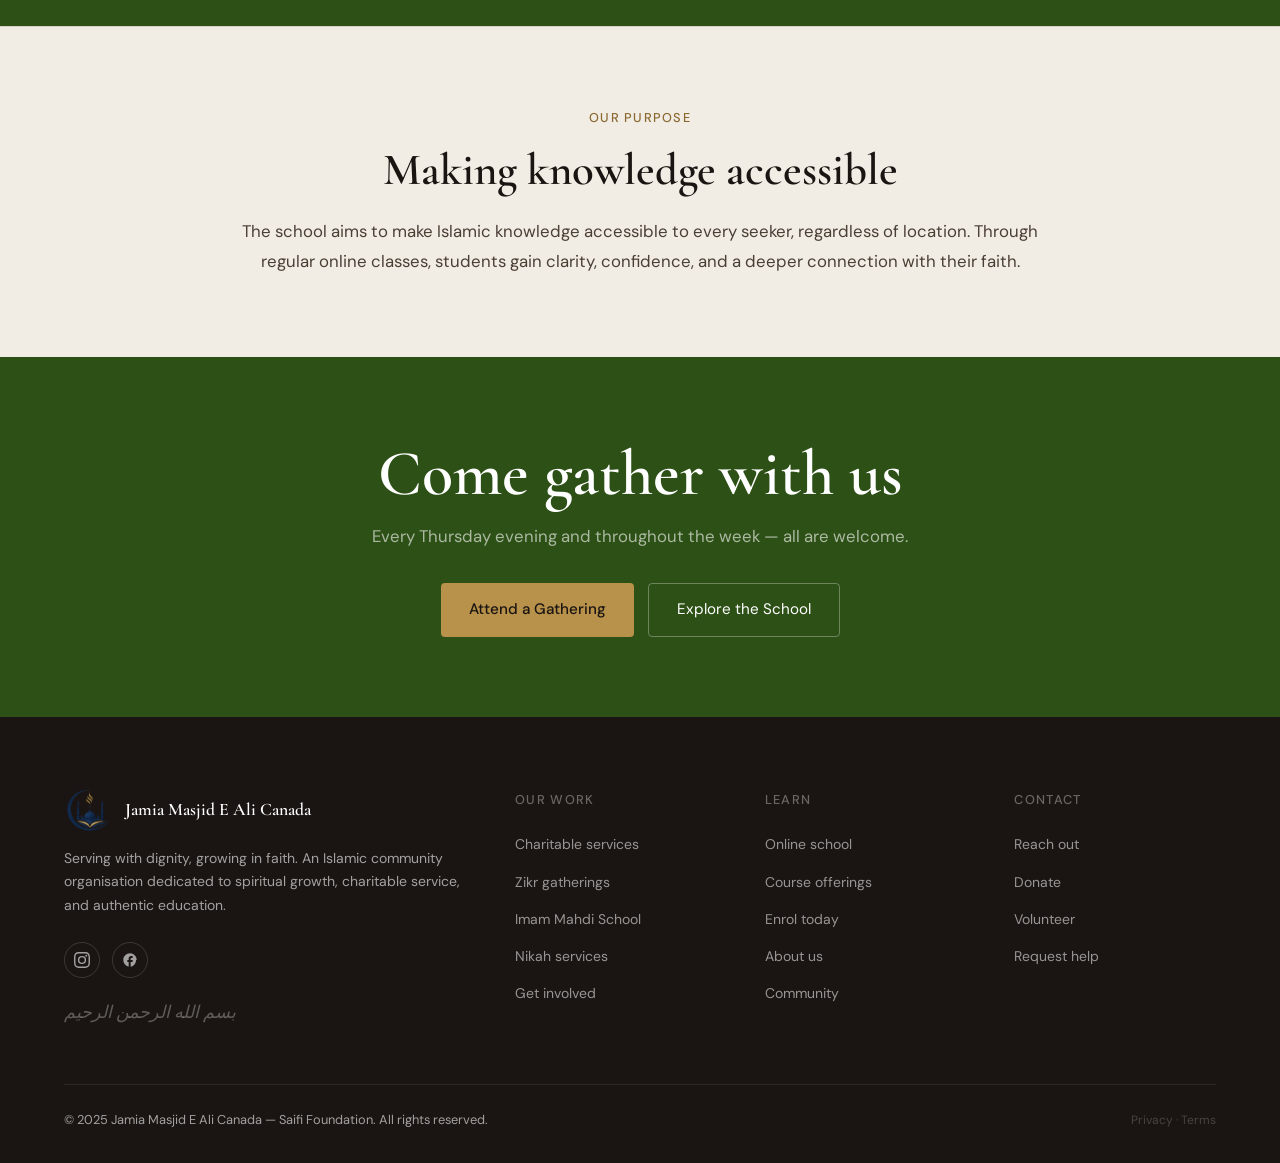
<file: online-school.html>
<!DOCTYPE html>
<html lang="en">
<head>
  <meta charset="UTF-8">
  <meta name="viewport" content="width=device-width, initial-scale=1.0">
  <title>Imam Mahdi Online School — Jamia Masjid E Ali Canada</title>
  <meta name="description" content="Imam Mahdi Online School offers authentic Islamic education for men, women and children. Courses in Essentials of Islam, Wudu & Namaz, Fasting, Seerat un Nabi, and Tafseer-e-Quran.">
  <link href="https://fonts.googleapis.com/css2?family=Cormorant+Garamond:ital,wght@0,400;0,500;0,600;0,700;1,400;1,500&family=DM+Sans:wght@300;400;500;600&display=swap" rel="stylesheet">
  <link rel="stylesheet" href="styles.css">
</head>
<body>

  <!-- ============================================
       NAV
       ============================================ -->
  <nav>
    <div class="nav-inner">
      <a href="index.html" class="nav-logo">
        <img src="images/logo.png" alt="Jamia Masjid E Ali Logo" class="nav-logo-img" />
        Jamia Masjid E Ali
      </a>
      <button class="nav-hamburger" id="nav-hamburger" aria-label="Toggle menu" onclick="toggleMobileNav()">
        <span></span><span></span><span></span>
      </button>
      <ul class="nav-links" id="nav-links">
        <li><a href="about.html">About</a></li>
        <li><a href="community-services.html">Services</a></li>
        <li><a href="spiritual-gatherings.html">Zikr</a></li>
        <li><a href="online-school.html" class="active">School</a></li>
        <li><a href="contact.html">Contact</a></li>
      </ul>
      <a href="contact.html" class="nav-cta">Get in touch</a>
    </div>
  </nav>

  <!-- ============================================
       PAGE HERO
       ============================================ -->
  <section class="page-hero">
    <img src="images/school_quran_hero.jpg" alt="Islamic Architecture Background" class="img-cover" style="position: absolute; inset: 0; z-index: 0;" />
    <div class="bg-overlay"></div>
    <div class="page-hero-inner reveal">
      <div class="section-label">Imam Mahdi Online School</div>
      <h1 class="heading-xl">Knowledge rooted<br/>in faith</h1>
      <p class="page-hero-desc">Imam Mahdi Online School is a dedicated platform offering authentic Islamic education for both men, women and children, designed to strengthen foundational knowledge in Deenand nurture spiritual growth.</p>
    </div>
  </section>

  <!-- ============================================
       SCHOOL — COURSES (SCROLL-DRIVEN HORIZONTAL)
       ============================================ -->
  <section class="school bg-dark" id="courses">
    <!-- Wheel-driven horizontal courses -->
    <div class="courses-scroll-section" id="courses-scroll-section">

        <!-- Header -->
        <div class="courses-header" style="display: flex; justify-content: space-between; align-items: flex-end; flex-wrap: wrap; gap: 24px;">
          <div>
            <div class="section-label" style="color: rgba(255,255,255,0.7); border-color: rgba(255,255,255,0.3);">Core Areas of Learning</div>
            <h2 class="heading-xl" style="color:#fff; margin-top:8px;">Offered Teachings</h2>
            <p class="courses-header-desc">Structured programmes covering the essential pillars of Islamic knowledge — from foundational belief to Quranic understanding.</p>
          </div>
          <div class="courses-nav-buttons" style="margin-bottom: 8px;">
            <button id="courses-prev" class="courses-nav-btn" aria-label="Previous Course">&larr;</button>
            <button id="courses-next" class="courses-nav-btn" aria-label="Next Course">&rarr;</button>
          </div>
        </div>

        <div class="courses-track" id="courses-track">

          <div class="course-card" data-course="01">
            <div class="course-card-body">
              <h3 class="course-card-title">Essentials of Islam</h3>
              <p class="course-card-desc">Understanding the basic beliefs and practices that form the foundation of a Muslim's life — the five pillars, articles of faith, and core obligations.</p>
            </div>
            <div class="course-card-img" data-letter="م">
              <img src="images/school_essentials_tafseer.jpg" alt="Open book with calligraphy" onerror="this.style.display='none'" />
              <div class="course-card-num">01</div>
            </div>
          </div>

          <div class="course-card" data-course="02">
            <div class="course-card-body">
              <h3 class="course-card-title">Wudu &amp; Namaz</h3>
              <p class="course-card-desc">Step-by-step guidance on purification and the five daily prayers, following the Sunnah with correct method, conditions, and inner mindfulness.</p>
            </div>
            <div class="course-card-img" data-letter="ص">
              <img src="images/school_wudu_mat.jpg" alt="Beautifully patterned prayer mat" onerror="this.style.display='none'" />
              <div class="course-card-num">02</div>
            </div>
          </div>

          <div class="course-card" data-course="03">
            <div class="course-card-body">
              <h3 class="course-card-title">Fasting (Sawm)</h3>
              <p class="course-card-desc">Learning the rulings, virtues, and profound spiritual benefits of fasting — with focus on Ramadan, intention, and the inner dimensions of abstention.</p>
            </div>
            <div class="course-card-img" data-letter="ر">
              <img src="images/school_fasting_dates.jpg" alt="Ramadan dates and water" onerror="this.style.display='none'" />
              <div class="course-card-num">03</div>
            </div>
          </div>

          <div class="course-card" data-course="04">
            <div class="course-card-body">
              <h3 class="course-card-title">Seerat un Nabi &#xFDFA;</h3>
              <p class="course-card-desc">Exploring the blessed life, noble character, and divine mission of Prophet Muhammad &#xFDFA; — drawing lessons for modern Muslim life from his example.</p>
            </div>
            <div class="course-card-img" data-letter="ن">
              <img src="images/school_seerat_calligraphy.jpg" alt="Seerat un Nabi calligraphy" onerror="this.style.display='none'" />
              <div class="course-card-num">04</div>
            </div>
          </div>

          <div class="course-card" data-course="05">
            <div class="course-card-body">
              <h3 class="course-card-title">Tafseer-e-Quran</h3>
              <p class="course-card-desc">Weekly sessions exploring the meanings, context, lessons, and timeless wisdom of the Holy Qur'an — verse by verse, with scholarly guidance.</p>
            </div>
            <div class="course-card-img" data-letter="ق">
              <img src="images/quran_yaseen.jpg" alt="Tafseer book open" onerror="this.style.display='none'" />
              <div class="course-card-num">05</div>
            </div>
          </div>

        </div>

        <!-- Progress indicator -->
        <div class="courses-progress">
          <div class="courses-progress-bar" id="courses-progress-bar"></div>
        </div>
    </div>

    <!-- Enrol CTA — horizontal below cards -->
    <div class="school-inner">
      <div class="school-enrol-band reveal">
        <div class="school-enrol-left">
          <h3 class="heading-md">Enrol Today</h3>
          <p>Classes are available for knowledge seekers of all ages with <strong> special classes exclusively for women and girls</strong> — from those new to Islam to those deepening their knowledge. Structured, accessible, and entirely online.</p>
        </div>
        <ul class="enrol-features">
          <li>Fully online — attend from anywhere</li>
          <li>Qualified Islamic instructors</li>
          <li>Beginner-friendly curriculum</li>
          <li>Community of fellow students</li>
          <li>Free or donation-based enrolment</li>
        </ul>
        <div class="school-enrol-action">
          <a href="contact.html" class="btn-white" id="school-register-btn">Register Now</a>
        </div>
      </div>
    </div>

  </section>

  <!-- ============================================
       SCHOOL PURPOSE
       ============================================ -->
  <section class="school-purpose">
    <div class="school-purpose-inner reveal">
      <div class="section-label">Our purpose</div>
      <h2 class="heading-lg">Making knowledge accessible</h2>
      <p>The school aims to make Islamic knowledge accessible to every seeker, regardless of location. Through regular online classes, students gain clarity, confidence, and a deeper connection with their faith.</p>
    </div>
  </section>

  <!-- ============================================
       CTA BANNER + FOOTER
       ============================================ -->
  <div class="cta-banner">
    <h2 class="heading-xl reveal">Come gather with us</h2>
    <p class="reveal">Every Thursday evening and throughout the week — all are welcome.</p>
    <div class="cta-actions reveal">
      <a href="contact.html" class="btn-gold">Attend a Gathering</a>
      <a href="online-school.html" class="btn-outline-white">Explore the School</a>
    </div>
  </div>

  <footer>
    <div class="footer-inner">
      <div class="footer-brand">
        <a href="index.html" class="footer-logo">
          <img src="images/logo.png" alt="Jamia Masjid E Ali Logo" class="footer-logo-img" />
          Jamia Masjid E Ali Canada
        </a>
        <p class="footer-tagline">Serving with dignity, growing in faith. An Islamic community organisation dedicated to spiritual growth, charitable service, and authentic education.</p>
        <div class="footer-social">
          <a href="https://www.instagram.com/jamiamasjidealicanada/" target="_blank" rel="noopener" class="footer-social-link" title="Follow us on Instagram" aria-label="Follow us on Instagram">
            <svg viewBox="0 0 24 24"><path d="M12 2.163c3.204 0 3.584.012 4.85.07 3.252.148 4.771 1.691 4.919 4.919.058 1.265.069 1.645.069 4.849 0 3.205-.012 3.584-.069 4.849-.149 3.225-1.664 4.771-4.919 4.919-1.266.058-1.644.07-4.85.07-3.204 0-3.584-.012-4.849-.07-3.26-.149-4.771-1.699-4.919-4.92-.058-1.265-.07-1.644-.07-4.849 0-3.204.013-3.583.07-4.849.149-3.227 1.664-4.771 4.919-4.919 1.266-.057 1.645-.069 4.849-.069zM12 0C8.741 0 8.333.014 7.053.072 2.695.272.273 2.69.073 7.052.014 8.333 0 8.741 0 12c0 3.259.014 3.668.072 4.948.2 4.358 2.618 6.78 6.98 6.98C8.333 23.986 8.741 24 12 24c3.259 0 3.668-.014 4.948-.072 4.354-.2 6.782-2.618 6.979-6.98.059-1.28.073-1.689.073-4.948 0-3.259-.014-3.667-.072-4.947-.196-4.354-2.617-6.78-6.979-6.98C15.668.014 15.259 0 12 0zm0 5.838a6.162 6.162 0 100 12.324 6.162 6.162 0 000-12.324zM12 16a4 4 0 110-8 4 4 0 010 8zm6.406-11.845a1.44 1.44 0 100 2.881 1.44 1.44 0 000-2.881z"/></svg>
          </a>
          <a href="https://www.facebook.com/profile.php?id=61586691962228" target="_blank" rel="noopener" class="footer-social-link" title="Follow us on Facebook" aria-label="Follow us on Facebook">
            <svg viewBox="0 0 24 24"><path d="M22 12c0-5.52-4.48-10-10-10S2 6.48 2 12c0 4.84 3.44 8.87 8 9.8V15H8v-3h2V9.5C10 7.57 11.57 6 13.5 6H16v3h-2c-.55 0-1 .45-1 1v2h3v3h-3v6.95c4.56-.93 8-4.96 8-9.75z"/></svg>
          </a>
        </div>
        <div class="footer-bismillah" style="margin-top: 20px;">بسم الله الرحمن الرحيم</div>
      </div>
      <div>
        <div class="footer-heading">Our work</div>
        <ul class="footer-links">
          <li><a href="community-services.html">Charitable services</a></li>
          <li><a href="spiritual-gatherings.html">Zikr gatherings</a></li>
          <li><a href="online-school.html">Imam Mahdi School</a></li>
          <li><a href="community-services.html#nikah">Nikah services</a></li>
          <li><a href="contact.html">Get involved</a></li>
        </ul>
      </div>
      <div>
        <div class="footer-heading">Learn</div>
        <ul class="footer-links">
          <li><a href="online-school.html">Online school</a></li>
          <li><a href="online-school.html#courses">Course offerings</a></li>
          <li><a href="contact.html">Enrol today</a></li>
          <li><a href="about.html">About us</a></li>
          <li><a href="contact.html">Community</a></li>
        </ul>
      </div>
      <div>
        <div class="footer-heading">Contact</div>
        <ul class="footer-links">
          <li><a href="contact.html">Reach out</a></li>
          <li><a href="contact.html">Donate</a></li>
          <li><a href="contact.html">Volunteer</a></li>
          <li><a href="contact.html">Request help</a></li>
        </ul>
      </div>
    </div>
    <div class="footer-bottom">
      <span>&copy; 2025 Jamia Masjid E Ali Canada — Saifi Foundation. All rights reserved.</span>
      <span style="font-size:0.75rem; color:rgba(255,255,255,0.2);">Privacy &middot; Terms</span>
    </div>
  </footer>

  <script src="main.js"></script>
</body>
</html>
</file>
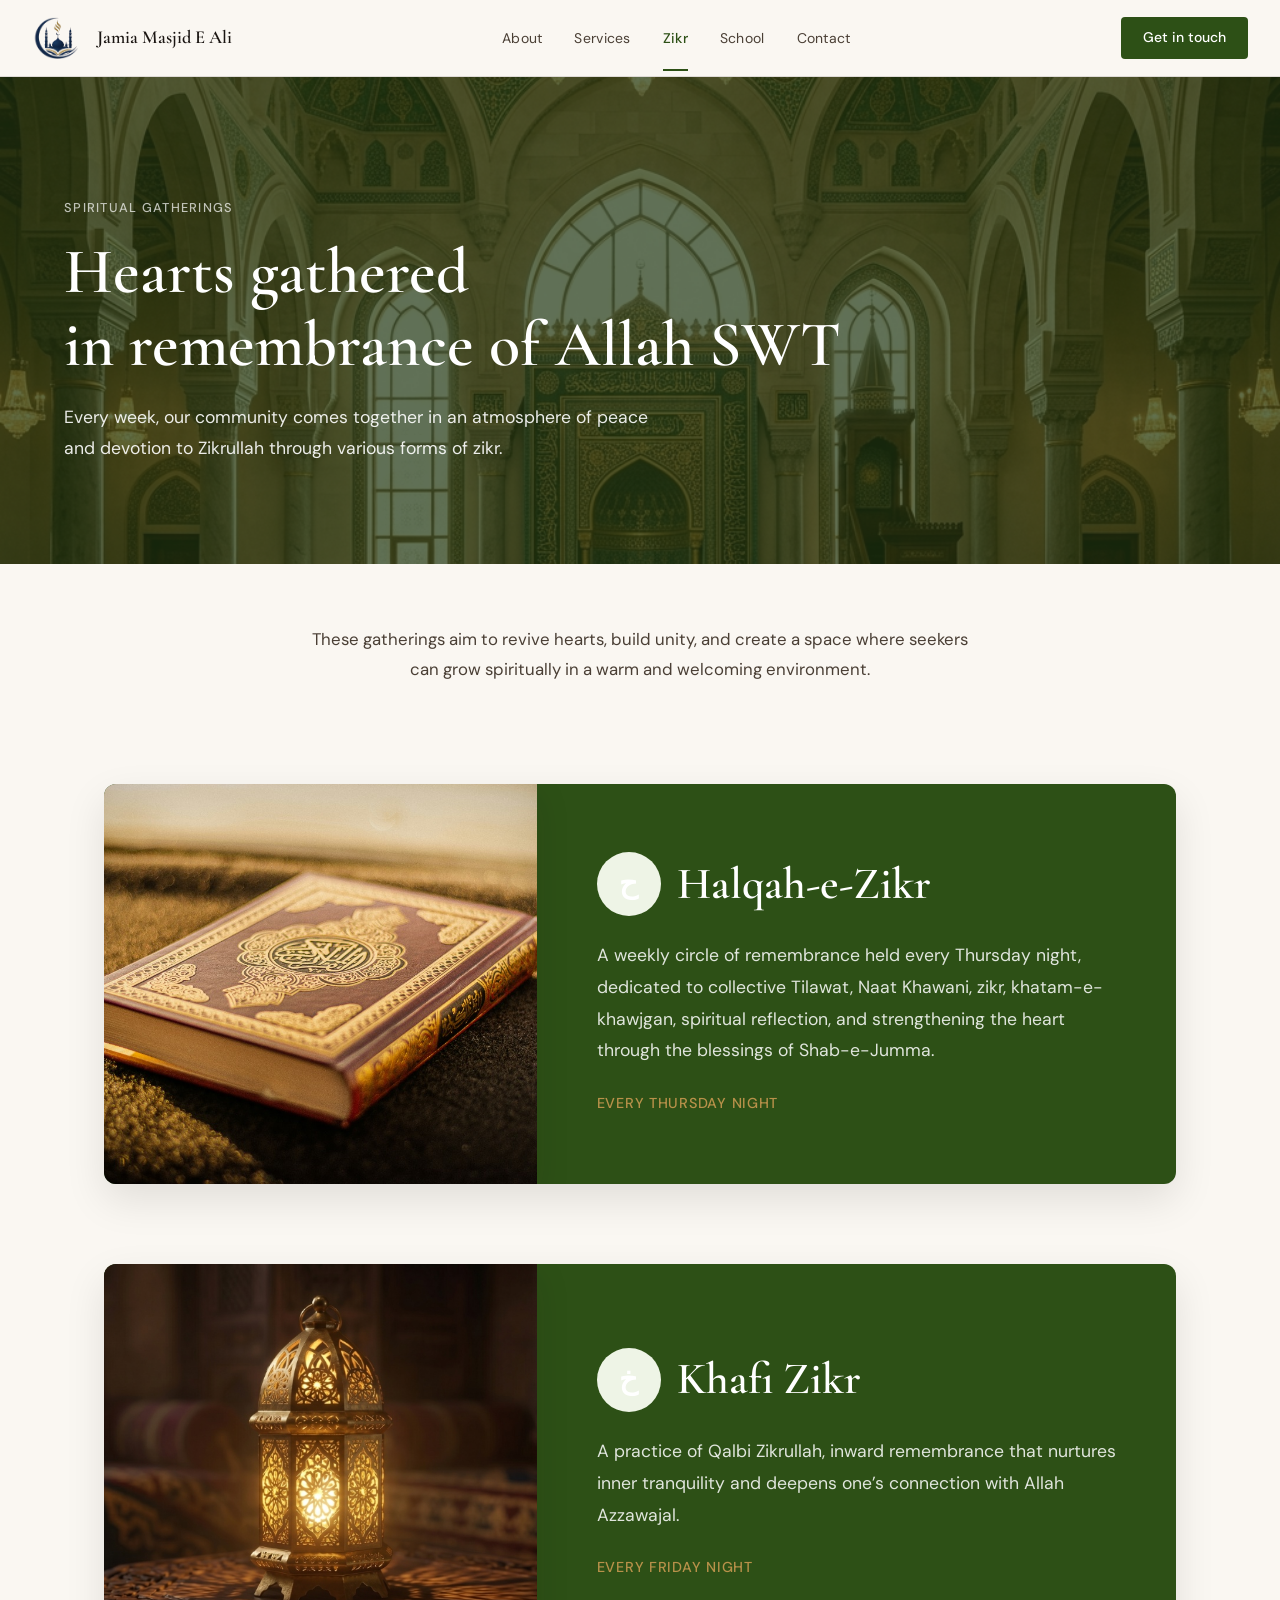
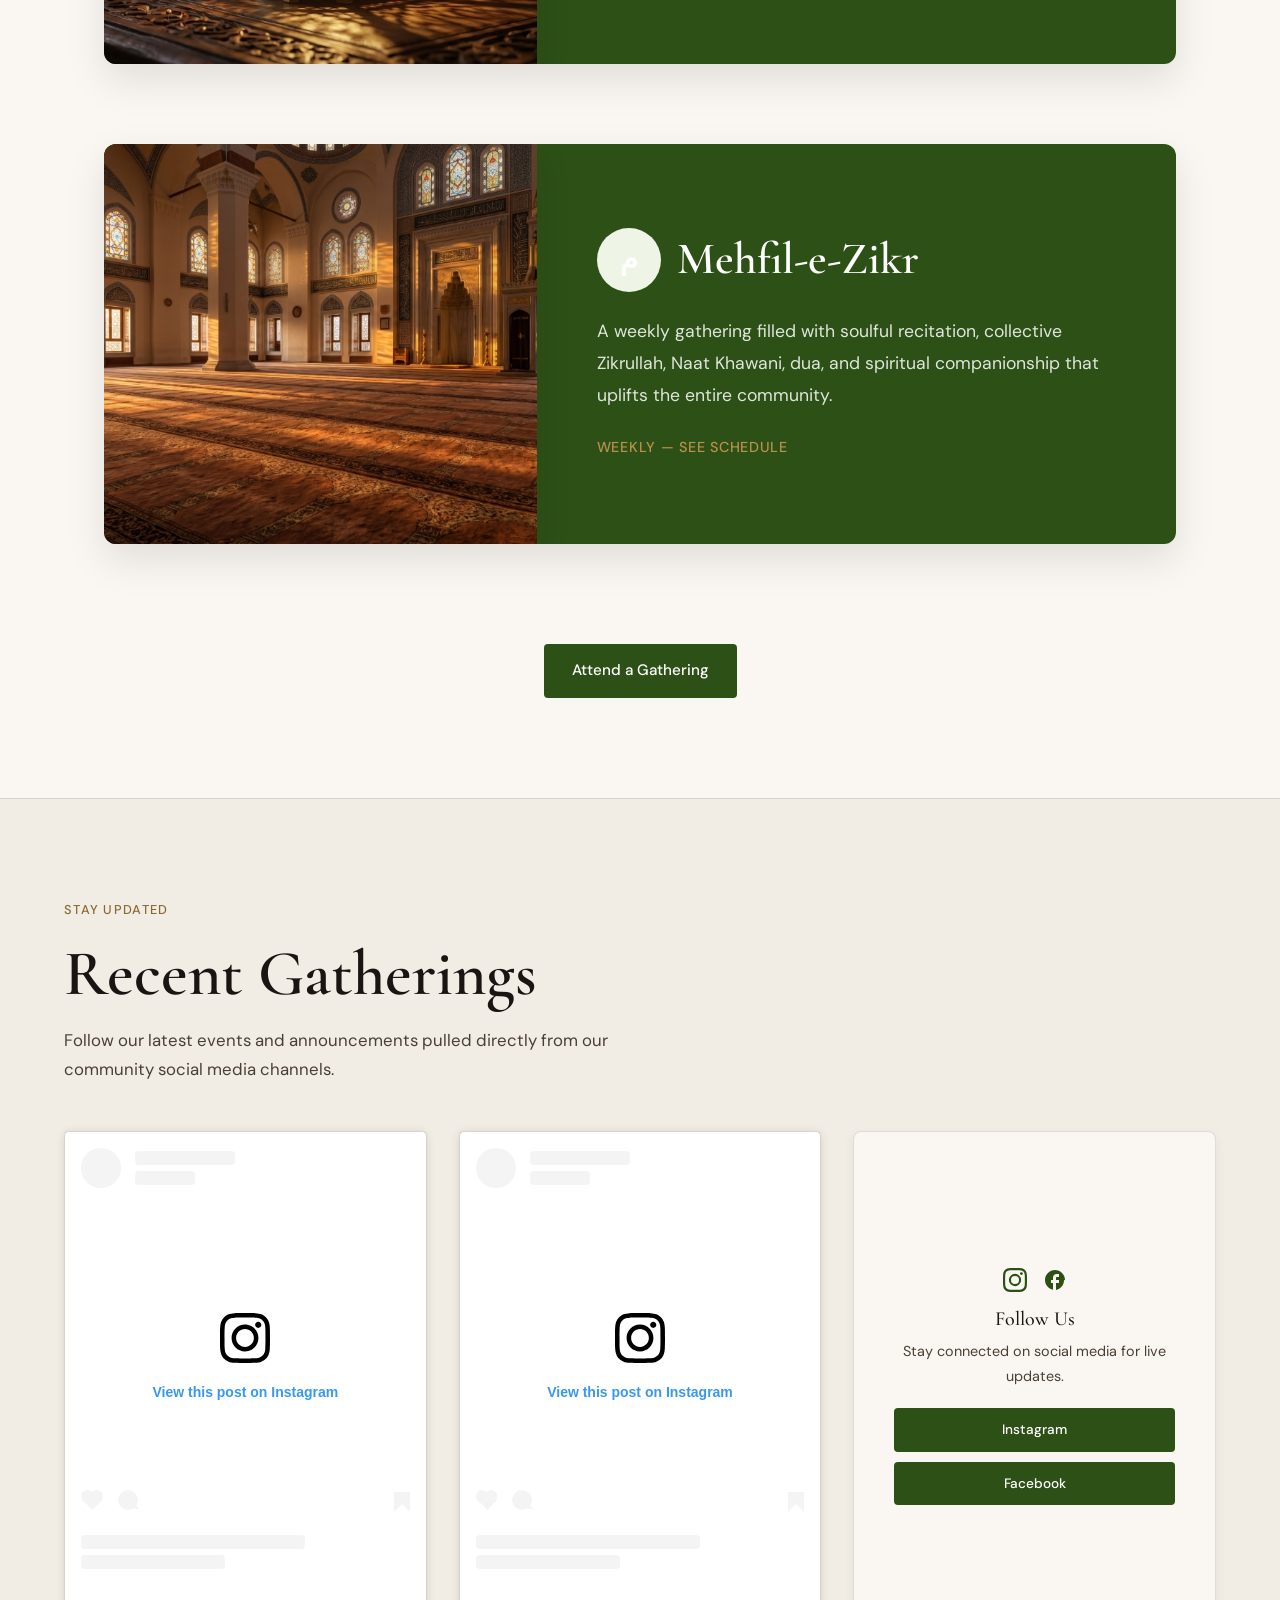
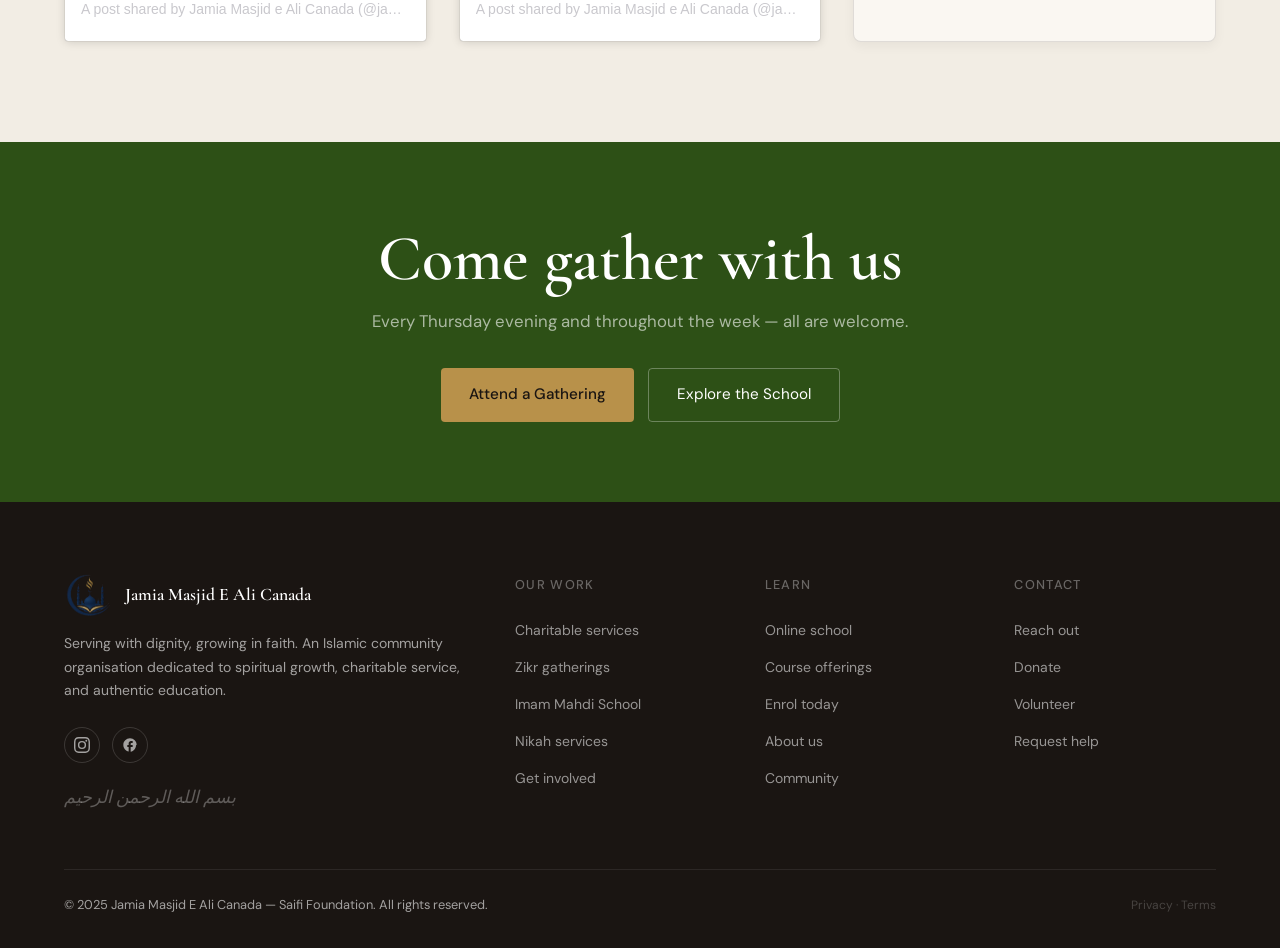
<file: spiritual-gatherings.html>
<!DOCTYPE html>
<html lang="en">
<head>
  <meta charset="UTF-8">
  <meta name="viewport" content="width=device-width, initial-scale=1.0">
  <title>Spiritual Gatherings — Jamia Masjid E Ali Canada</title>
  <meta name="description" content="Join our weekly zikr gatherings including Halqah-e-Zikr, Mehfil-e-Zikr, and Khafi Zikr. Every week, our community comes together in devotion to Zikrullah.">
  <link href="https://fonts.googleapis.com/css2?family=Cormorant+Garamond:ital,wght@0,400;0,500;0,600;0,700;1,400;1,500&family=DM+Sans:wght@300;400;500;600&display=swap" rel="stylesheet">
  <link rel="stylesheet" href="styles.css">
</head>
<body>

  <!-- ============================================
       NAV
       ============================================ -->
  <nav>
    <div class="nav-inner">
      <a href="index.html" class="nav-logo">
        <img src="images/logo.png" alt="Jamia Masjid E Ali Logo" class="nav-logo-img" />
        Jamia Masjid E Ali
      </a>
      <button class="nav-hamburger" id="nav-hamburger" aria-label="Toggle menu" onclick="toggleMobileNav()">
        <span></span><span></span><span></span>
      </button>
      <ul class="nav-links" id="nav-links">
        <li><a href="about.html">About</a></li>
        <li><a href="community-services.html">Services</a></li>
        <li><a href="spiritual-gatherings.html" class="active">Zikr</a></li>
        <li><a href="online-school.html">School</a></li>
        <li><a href="contact.html">Contact</a></li>
      </ul>
      <a href="contact.html" class="nav-cta">Get in touch</a>
    </div>
  </nav>

  <!-- ============================================
       PAGE HERO
       ============================================ -->
  <section class="page-hero">
    <img src="images/about_mission_1779529406602.png" alt="Spiritual Gatherings" class="img-cover" style="position: absolute; inset: 0; z-index: 0;" />
    <div class="bg-overlay"></div>
    <div class="page-hero-inner reveal">
      <div class="section-label">Spiritual gatherings</div>
      <h1 class="heading-xl">Hearts gathered<br/>in remembrance of Allah SWT</h1>
      <p class="page-hero-desc">Every week, our community comes together in an atmosphere of peace and devotion to Zikrullah through various forms of zikr.</p>
    </div>
  </section>

  <!-- ============================================
       ZIKR INTRO
       ============================================ -->
  <div style="padding: 60px 5%; max-width: 800px; margin: 0 auto; text-align: center;" class="reveal">
    <p style="font-size:1.05rem; color:var(--ink-2); line-height:1.8;">These gatherings aim to revive hearts, build unity, and create a space where seekers can grow spiritually in a warm and welcoming environment.</p>
  </div>

  <!-- ============================================
       DETAILED ZIKR CARDS (REDESIGNED)
       ============================================ -->
  <section style="padding: 40px 5% 100px; max-width: 1200px; margin: 0 auto; display: flex; flex-direction: column; gap: 80px;">
    
    <div class="zikr-expanded-card reveal bg-dark">
      <div class="img-container" style="border-radius: 0;">
        <img src="images/school_seerat_calligraphy.jpg" alt="Beautifully bound closed Quran with gold embossing" class="img-cover" />
      </div>
      <div class="zikr-expanded-content" style="padding: 60px; display: flex; flex-direction: column; justify-content: center;">
        <div style="display: flex; align-items: center; gap: 16px; margin-bottom: 24px;">
          <div class="zikr-detail-icon" style="color: #fff; border-color: rgba(255,255,255,0.2);">ح</div>
          <h3 class="heading-lg" style="color: #fff; margin: 0;">Halqah-e-Zikr</h3>
        </div>
        <p style="color: rgba(255,255,255,0.85); font-size: 1.1rem; line-height: 1.8;">A weekly circle of remembrance held every Thursday night, dedicated to collective Tilawat, Naat Khawani, zikr, khatam-e-khawjgan, spiritual reflection, and strengthening the heart through the blessings of Shab-e-Jumma.</p>
        <div class="zikr-detail-time" style="color: var(--gold); margin-top: 24px; font-size: 0.9rem;">Every Thursday Night</div>
      </div>
    </div>

    <div class="zikr-expanded-card reverse reveal bg-dark">
      <div class="zikr-expanded-content" style="padding: 60px; display: flex; flex-direction: column; justify-content: center;">
        <div style="display: flex; align-items: center; gap: 16px; margin-bottom: 24px;">
          <div class="zikr-detail-icon" style="color: #fff; border-color: rgba(255,255,255,0.2);">خ</div>
          <h3 class="heading-lg" style="color: #fff; margin: 0;">Khafi Zikr</h3>
        </div>
        <p style="color: rgba(255,255,255,0.85); font-size: 1.1rem; line-height: 1.8;">A practice of Qalbi Zikrullah, inward remembrance that nurtures inner tranquility and deepens one’s connection with Allah Azzawajal.</p>
        <div class="zikr-detail-time" style="color: var(--gold); margin-top: 24px; font-size: 0.9rem;">Every Friday Night</div>
      </div>
      <div class="img-container" style="border-radius: 0;">
        <img src="images/zikr_khafi_lantern.jpg" alt="Glowing brass lantern casting shadows" class="img-cover" />
      </div>
    </div>

    <div class="zikr-expanded-card reveal bg-dark">
      <div class="img-container" style="border-radius: 0;">
        <img src="images/about_mosque_interior.jpg" alt="Serene mosque interior under golden light" class="img-cover" />
      </div>
      <div class="zikr-expanded-content" style="padding: 60px; display: flex; flex-direction: column; justify-content: center;">
        <div style="display: flex; align-items: center; gap: 16px; margin-bottom: 24px;">
          <div class="zikr-detail-icon" style="color: #fff; border-color: rgba(255,255,255,0.2);">م</div>
          <h3 class="heading-lg" style="color: #fff; margin: 0;">Mehfil-e-Zikr</h3>
        </div>
        <p style="color: rgba(255,255,255,0.85); font-size: 1.1rem; line-height: 1.8;">A weekly gathering filled with soulful recitation, collective Zikrullah, Naat Khawani, dua, and spiritual companionship that uplifts the entire community.</p>
        <div class="zikr-detail-time" style="color: var(--gold); margin-top: 24px; font-size: 0.9rem;">Weekly — see schedule</div>
      </div>
    </div>

    <div style="text-align:center; margin-top: 20px;" class="reveal">
      <a href="contact.html" class="btn-primary">Attend a Gathering</a>
    </div>
  </section>

  <!-- ============================================
       RECENT EVENTS (SOCIAL FEED)
       ============================================ -->
  <section class="recent-events" style="padding: 100px 5%; background: var(--cream-2); border-top: 1px solid var(--border);">
    <div style="max-width: 1200px; margin: 0 auto;">
      <div class="section-label reveal">Stay Updated</div>
      <h2 class="heading-xl reveal">Recent Gatherings</h2>
      <p class="reveal" style="font-size: 1.05rem; color: var(--ink-2); max-width: 600px; margin-top: 16px; margin-bottom: 48px;">Follow our latest events and announcements pulled directly from our community social media channels.</p>
      
      <!-- Placeholder for actual social feed widget (e.g. Instagram/Facebook embed) -->
      <div class="social-feed-grid reveal" style="display: grid; grid-template-columns: repeat(auto-fit, minmax(300px, 1fr)); gap: 32px;">
        
        <div style="display: flex; justify-content: center; width: 100%;">
          <blockquote class="instagram-media" data-instgrm-permalink="https://www.instagram.com/p/DYYQPqhhqfB/?utm_source=ig_embed&amp;utm_campaign=loading" data-instgrm-version="14" style=" background:#FFF; border:0; border-radius:3px; box-shadow:0 0 1px 0 rgba(0,0,0,0.5),0 1px 10px 0 rgba(0,0,0,0.15); margin: 1px; max-width:540px; min-width:326px; padding:0; width:99.375%; width:-webkit-calc(100% - 2px); width:calc(100% - 2px);"><div style="padding:16px;"> <a href="https://www.instagram.com/p/DYYQPqhhqfB/?utm_source=ig_embed&amp;utm_campaign=loading" style=" background:#FFFFFF; line-height:0; padding:0 0; text-align:center; text-decoration:none; width:100%;" target="_blank"> <div style=" display: flex; flex-direction: row; align-items: center;"> <div style="background-color: #F4F4F4; border-radius: 50%; flex-grow: 0; height: 40px; margin-right: 14px; width: 40px;"></div> <div style="display: flex; flex-direction: column; flex-grow: 1; justify-content: center;"> <div style=" background-color: #F4F4F4; border-radius: 4px; flex-grow: 0; height: 14px; margin-bottom: 6px; width: 100px;"></div> <div style=" background-color: #F4F4F4; border-radius: 4px; flex-grow: 0; height: 14px; width: 60px;"></div></div></div><div style="padding: 19% 0;"></div> <div style="display:block; height:50px; margin:0 auto 12px; width:50px;"><svg width="50px" height="50px" viewBox="0 0 60 60" version="1.1" xmlns="https://www.w3.org/2000/svg" xmlns:xlink="https://www.w3.org/1999/xlink"><g stroke="none" stroke-width="1" fill="none" fill-rule="evenodd"><g transform="translate(-511.000000, -20.000000)" fill="#000000"><g><path d="M556.869,30.41 C554.814,30.41 553.148,32.076 553.148,34.131 C553.148,36.186 554.814,37.852 556.869,37.852 C558.924,37.852 560.59,36.186 560.59,34.131 C560.59,32.076 558.924,30.41 556.869,30.41 M541,60.657 C535.114,60.657 530.342,55.887 530.342,50 C530.342,44.114 535.114,39.342 541,39.342 C546.887,39.342 551.658,44.114 551.658,50 C551.658,55.887 546.887,60.657 541,60.657 M541,33.886 C532.1,33.886 524.886,41.1 524.886,50 C524.886,58.899 532.1,66.113 541,66.113 C549.9,66.113 557.115,58.899 557.115,50 C557.115,41.1 549.9,33.886 541,33.886 M565.378,62.101 C565.244,65.022 564.756,66.606 564.346,67.663 C563.803,69.06 563.154,70.057 562.106,71.106 C561.058,72.155 560.06,72.803 558.662,73.347 C557.607,73.757 556.021,74.244 553.102,74.378 C549.944,74.521 548.997,74.552 541,74.552 C533.003,74.552 532.056,74.521 528.898,74.378 C525.979,74.244 524.393,73.757 523.338,73.347 C521.94,72.803 520.942,72.155 519.894,71.106 C518.846,70.057 518.197,69.06 517.654,67.663 C517.244,66.606 516.755,65.022 516.623,62.101 C516.479,58.943 516.448,57.996 516.448,50 C516.448,42.003 516.479,41.056 516.623,37.899 C516.755,34.978 517.244,33.391 517.654,32.338 C518.197,30.938 518.846,29.942 519.894,28.894 C520.942,27.846 521.94,27.196 523.338,26.654 C524.393,26.244 525.979,25.756 528.898,25.623 C532.057,25.479 533.004,25.448 541,25.448 C548.997,25.448 549.943,25.479 553.102,25.623 C556.021,25.756 557.607,26.244 558.662,26.654 C560.06,27.196 561.058,27.846 562.106,28.894 C563.154,29.942 563.803,30.938 564.346,32.338 C564.756,33.391 565.244,34.978 565.378,37.899 C565.522,41.056 565.552,42.003 565.552,50 C565.552,57.996 565.522,58.943 565.378,62.101 M570.82,37.631 C570.674,34.438 570.167,32.258 569.425,30.349 C568.659,28.377 567.633,26.702 565.965,25.035 C564.297,23.368 562.623,22.342 560.652,21.575 C558.743,20.834 556.562,20.326 553.369,20.18 C550.169,20.033 549.148,20 541,20 C532.853,20 531.831,20.033 528.631,20.18 C525.438,20.326 523.257,20.834 521.349,21.575 C519.376,22.342 517.703,23.368 516.035,25.035 C514.368,26.702 513.342,28.377 512.574,30.349 C511.834,32.258 511.326,34.438 511.181,37.631 C511.035,40.831 511,41.851 511,50 C511,58.147 511.035,59.17 511.181,62.369 C511.326,65.562 511.834,67.743 512.574,69.651 C513.342,71.625 514.368,73.296 516.035,74.965 C517.703,76.634 519.376,77.658 521.349,78.425 C523.257,79.167 525.438,79.673 528.631,79.82 C531.831,79.965 532.853,80.001 541,80.001 C549.148,80.001 550.169,79.965 553.369,79.82 C556.562,79.673 558.743,79.167 560.652,78.425 C562.623,77.658 564.297,76.634 565.965,74.965 C567.633,73.296 568.659,71.625 569.425,69.651 C570.167,67.743 570.674,65.562 570.82,62.369 C570.966,59.17 571,58.147 571,50 C571,41.851 570.966,40.831 570.82,37.631"></path></g></g></g></svg></div><div style="padding-top: 8px;"> <div style=" color:#3897f0; font-family:Arial,sans-serif; font-size:14px; font-style:normal; font-weight:550; line-height:18px;">View this post on Instagram</div></div><div style="padding: 12.5% 0;"></div> <div style="display: flex; flex-direction: row; margin-bottom: 14px; align-items: center;"><div> <div style="background-color: #F4F4F4; border-radius: 50%; height: 12.5px; width: 12.5px; transform: translateX(0px) translateY(7px);"></div> <div style="background-color: #F4F4F4; height: 12.5px; transform: rotate(-45deg) translateX(3px) translateY(1px); width: 12.5px; flex-grow: 0; margin-right: 14px; margin-left: 2px;"></div> <div style="background-color: #F4F4F4; border-radius: 50%; height: 12.5px; width: 12.5px; transform: translateX(9px) translateY(-18px);"></div></div><div style="margin-left: 8px;"> <div style=" background-color: #F4F4F4; border-radius: 50%; flex-grow: 0; height: 20px; width: 20px;"></div> <div style=" width: 0; height: 0; border-top: 2px solid transparent; border-left: 6px solid #f4f4f4; border-bottom: 2px solid transparent; transform: translateX(16px) translateY(-4px) rotate(30deg)"></div></div><div style="margin-left: auto;"> <div style=" width: 0px; border-top: 8px solid #F4F4F4; border-right: 8px solid transparent; transform: translateY(16px);"></div> <div style=" background-color: #F4F4F4; flex-grow: 0; height: 12px; width: 16px; transform: translateY(-4px);"></div> <div style=" width: 0; height: 0; border-top: 8px solid #F4F4F4; border-left: 8px solid transparent; transform: translateY(-4px) translateX(8px);"></div></div></div> <div style="display: flex; flex-direction: column; flex-grow: 1; justify-content: center; margin-bottom: 24px;"> <div style=" background-color: #F4F4F4; border-radius: 4px; flex-grow: 0; height: 14px; margin-bottom: 6px; width: 224px;"></div> <div style=" background-color: #F4F4F4; border-radius: 4px; flex-grow: 0; height: 14px; width: 144px;"></div></div></a><p style=" color:#c9c8cd; font-family:Arial,sans-serif; font-size:14px; line-height:17px; margin-bottom:0; margin-top:8px; overflow:hidden; padding:8px 0 7px; text-align:center; text-overflow:ellipsis; white-space:nowrap;"><a href="https://www.instagram.com/p/DYYQPqhhqfB/?utm_source=ig_embed&amp;utm_campaign=loading" style=" color:#c9c8cd; font-family:Arial,sans-serif; font-size:14px; font-style:normal; font-weight:normal; line-height:17px; text-decoration:none;" target="_blank">A post shared by Jamia Masjid e Ali Canada (@jamiamasjidealicanada)</a></p></div></blockquote>
        </div>

        <div style="display: flex; justify-content: center; width: 100%;">
          <blockquote class="instagram-media" data-instgrm-permalink="https://www.instagram.com/p/DYVLxnahr32/?utm_source=ig_embed&amp;utm_campaign=loading" data-instgrm-version="14" style=" background:#FFF; border:0; border-radius:3px; box-shadow:0 0 1px 0 rgba(0,0,0,0.5),0 1px 10px 0 rgba(0,0,0,0.15); margin: 1px; max-width:540px; min-width:326px; padding:0; width:99.375%; width:-webkit-calc(100% - 2px); width:calc(100% - 2px);"><div style="padding:16px;"> <a href="https://www.instagram.com/p/DYVLxnahr32/?utm_source=ig_embed&amp;utm_campaign=loading" style=" background:#FFFFFF; line-height:0; padding:0 0; text-align:center; text-decoration:none; width:100%;" target="_blank"> <div style=" display: flex; flex-direction: row; align-items: center;"> <div style="background-color: #F4F4F4; border-radius: 50%; flex-grow: 0; height: 40px; margin-right: 14px; width: 40px;"></div> <div style="display: flex; flex-direction: column; flex-grow: 1; justify-content: center;"> <div style=" background-color: #F4F4F4; border-radius: 4px; flex-grow: 0; height: 14px; margin-bottom: 6px; width: 100px;"></div> <div style=" background-color: #F4F4F4; border-radius: 4px; flex-grow: 0; height: 14px; width: 60px;"></div></div></div><div style="padding: 19% 0;"></div> <div style="display:block; height:50px; margin:0 auto 12px; width:50px;"><svg width="50px" height="50px" viewBox="0 0 60 60" version="1.1" xmlns="https://www.w3.org/2000/svg" xmlns:xlink="https://www.w3.org/1999/xlink"><g stroke="none" stroke-width="1" fill="none" fill-rule="evenodd"><g transform="translate(-511.000000, -20.000000)" fill="#000000"><g><path d="M556.869,30.41 C554.814,30.41 553.148,32.076 553.148,34.131 C553.148,36.186 554.814,37.852 556.869,37.852 C558.924,37.852 560.59,36.186 560.59,34.131 C560.59,32.076 558.924,30.41 556.869,30.41 M541,60.657 C535.114,60.657 530.342,55.887 530.342,50 C530.342,44.114 535.114,39.342 541,39.342 C546.887,39.342 551.658,44.114 551.658,50 C551.658,55.887 546.887,60.657 541,60.657 M541,33.886 C532.1,33.886 524.886,41.1 524.886,50 C524.886,58.899 532.1,66.113 541,66.113 C549.9,66.113 557.115,58.899 557.115,50 C557.115,41.1 549.9,33.886 541,33.886 M565.378,62.101 C565.244,65.022 564.756,66.606 564.346,67.663 C563.803,69.06 563.154,70.057 562.106,71.106 C561.058,72.155 560.06,72.803 558.662,73.347 C557.607,73.757 556.021,74.244 553.102,74.378 C549.944,74.521 548.997,74.552 541,74.552 C533.003,74.552 532.056,74.521 528.898,74.378 C525.979,74.244 524.393,73.757 523.338,73.347 C521.94,72.803 520.942,72.155 519.894,71.106 C518.846,70.057 518.197,69.06 517.654,67.663 C517.244,66.606 516.755,65.022 516.623,62.101 C516.479,58.943 516.448,57.996 516.448,50 C516.448,42.003 516.479,41.056 516.623,37.899 C516.755,34.978 517.244,33.391 517.654,32.338 C518.197,30.938 518.846,29.942 519.894,28.894 C520.942,27.846 521.94,27.196 523.338,26.654 C524.393,26.244 525.979,25.756 528.898,25.623 C532.057,25.479 533.004,25.448 541,25.448 C548.997,25.448 549.943,25.479 553.102,25.623 C556.021,25.756 557.607,26.244 558.662,26.654 C560.06,27.196 561.058,27.846 562.106,28.894 C563.154,29.942 563.803,30.938 564.346,32.338 C564.756,33.391 565.244,34.978 565.378,37.899 C565.522,41.056 565.552,42.003 565.552,50 C565.552,57.996 565.522,58.943 565.378,62.101 M570.82,37.631 C570.674,34.438 570.167,32.258 569.425,30.349 C568.659,28.377 567.633,26.702 565.965,25.035 C564.297,23.368 562.623,22.342 560.652,21.575 C558.743,20.834 556.562,20.326 553.369,20.18 C550.169,20.033 549.148,20 541,20 C532.853,20 531.831,20.033 528.631,20.18 C525.438,20.326 523.257,20.834 521.349,21.575 C519.376,22.342 517.703,23.368 516.035,25.035 C514.368,26.702 513.342,28.377 512.574,30.349 C511.834,32.258 511.326,34.438 511.181,37.631 C511.035,40.831 511,41.851 511,50 C511,58.147 511.035,59.17 511.181,62.369 C511.326,65.562 511.834,67.743 512.574,69.651 C513.342,71.625 514.368,73.296 516.035,74.965 C517.703,76.634 519.376,77.658 521.349,78.425 C523.257,79.167 525.438,79.673 528.631,79.82 C531.831,79.965 532.853,80.001 541,80.001 C549.148,80.001 550.169,79.965 553.369,79.82 C556.562,79.673 558.743,79.167 560.652,78.425 C562.623,77.658 564.297,76.634 565.965,74.965 C567.633,73.296 568.659,71.625 569.425,69.651 C570.167,67.743 570.674,65.562 570.82,62.369 C570.966,59.17 571,58.147 571,50 C571,41.851 570.966,40.831 570.82,37.631"></path></g></g></g></svg></div><div style="padding-top: 8px;"> <div style=" color:#3897f0; font-family:Arial,sans-serif; font-size:14px; font-style:normal; font-weight:550; line-height:18px;">View this post on Instagram</div></div><div style="padding: 12.5% 0;"></div> <div style="display: flex; flex-direction: row; margin-bottom: 14px; align-items: center;"><div> <div style="background-color: #F4F4F4; border-radius: 50%; height: 12.5px; width: 12.5px; transform: translateX(0px) translateY(7px);"></div> <div style="background-color: #F4F4F4; height: 12.5px; transform: rotate(-45deg) translateX(3px) translateY(1px); width: 12.5px; flex-grow: 0; margin-right: 14px; margin-left: 2px;"></div> <div style="background-color: #F4F4F4; border-radius: 50%; height: 12.5px; width: 12.5px; transform: translateX(9px) translateY(-18px);"></div></div><div style="margin-left: 8px;"> <div style=" background-color: #F4F4F4; border-radius: 50%; flex-grow: 0; height: 20px; width: 20px;"></div> <div style=" width: 0; height: 0; border-top: 2px solid transparent; border-left: 6px solid #f4f4f4; border-bottom: 2px solid transparent; transform: translateX(16px) translateY(-4px) rotate(30deg)"></div></div><div style="margin-left: auto;"> <div style=" width: 0px; border-top: 8px solid #F4F4F4; border-right: 8px solid transparent; transform: translateY(16px);"></div> <div style=" background-color: #F4F4F4; flex-grow: 0; height: 12px; width: 16px; transform: translateY(-4px);"></div> <div style=" width: 0; height: 0; border-top: 8px solid #F4F4F4; border-left: 8px solid transparent; transform: translateY(-4px) translateX(8px);"></div></div></div> <div style="display: flex; flex-direction: column; flex-grow: 1; justify-content: center; margin-bottom: 24px;"> <div style=" background-color: #F4F4F4; border-radius: 4px; flex-grow: 0; height: 14px; margin-bottom: 6px; width: 224px;"></div> <div style=" background-color: #F4F4F4; border-radius: 4px; flex-grow: 0; height: 14px; width: 144px;"></div></div></a><p style=" color:#c9c8cd; font-family:Arial,sans-serif; font-size:14px; line-height:17px; margin-bottom:0; margin-top:8px; overflow:hidden; padding:8px 0 7px; text-align:center; text-overflow:ellipsis; white-space:nowrap;"><a href="https://www.instagram.com/p/DYVLxnahr32/?utm_source=ig_embed&amp;utm_campaign=loading" style=" color:#c9c8cd; font-family:Arial,sans-serif; font-size:14px; font-style:normal; font-weight:normal; line-height:17px; text-decoration:none;" target="_blank">A post shared by Jamia Masjid e Ali Canada (@jamiamasjidealicanada)</a></p></div></blockquote>
        </div>

        <script async src="https://www.instagram.com/embed.js"></script>

        <div class="feed-card" style="background: #fff; border-radius: 8px; overflow: hidden; box-shadow: 0 4px 12px rgba(0,0,0,0.05); border: 1px solid var(--border); display: flex; align-items: center; justify-content: center; background: var(--cream);">
          <div style="text-align: center; padding: 40px; width: 100%;">
            <div style="display: flex; gap: 16px; justify-content: center; color: var(--green); margin-bottom: 16px;">
              <svg width="24" height="24" viewBox="0 0 24 24" fill="currentColor"><path d="M12 2.163c3.204 0 3.584.012 4.85.07 3.252.148 4.771 1.691 4.919 4.919.058 1.265.069 1.645.069 4.849 0 3.205-.012 3.584-.069 4.849-.149 3.225-1.664 4.771-4.919 4.919-1.266.058-1.644.07-4.85.07-3.204 0-3.584-.012-4.849-.07-3.26-.149-4.771-1.699-4.919-4.92-.058-1.265-.07-1.644-.07-4.849 0-3.204.013-3.583.07-4.849.149-3.227 1.664-4.771 4.919-4.919 1.266-.057 1.645-.069 4.849-.069zM12 0C8.741 0 8.333.014 7.053.072 2.695.272.273 2.69.073 7.052.014 8.333 0 8.741 0 12c0 3.259.014 3.668.072 4.948.2 4.358 2.618 6.78 6.98 6.98C8.333 23.986 8.741 24 12 24c3.259 0 3.668-.014 4.948-.072 4.354-.2 6.782-2.618 6.979-6.98.059-1.28.073-1.689.073-4.948 0-3.259-.014-3.667-.072-4.947-.196-4.354-2.617-6.78-6.979-6.98C15.668.014 15.259 0 12 0zm0 5.838a6.162 6.162 0 100 12.324 6.162 6.162 0 000-12.324zM12 16a4 4 0 110-8 4 4 0 010 8zm6.406-11.845a1.44 1.44 0 100 2.881 1.44 1.44 0 000-2.881z"/></svg>
              <svg width="24" height="24" viewBox="0 0 24 24" fill="currentColor"><path d="M22 12c0-5.52-4.48-10-10-10S2 6.48 2 12c0 4.84 3.44 8.87 8 9.8V15H8v-3h2V9.5C10 7.57 11.57 6 13.5 6H16v3h-2c-.55 0-1 .45-1 1v2h3v3h-3v6.95c4.56-.93 8-4.96 8-9.75z"/></svg>
            </div>
            <h3 class="heading-md" style="font-size: 1.25rem;">Follow Us</h3>
            <p style="font-size: 0.9rem; color: var(--ink-2); margin-top: 8px;">Stay connected on social media for live updates.</p>
            <div style="display: flex; flex-direction: column; gap: 10px; margin-top: 20px;">
              <a href="https://www.instagram.com/jamiamasjidealicanada/" target="_blank" rel="noopener" class="btn-primary" style="display: block; padding: 10px 16px; font-size: 0.85rem; text-decoration: none;">Instagram</a>
              <a href="https://www.facebook.com/profile.php?id=61586691962228" target="_blank" rel="noopener" class="btn-primary" style="display: block; padding: 10px 16px; font-size: 0.85rem; text-decoration: none;">Facebook</a>
            </div>
          </div>
        </div>

      </div>
    </div>
  </section>

  <!-- ============================================
       CTA BANNER + FOOTER
       ============================================ -->
  <div class="cta-banner">
    <h2 class="heading-xl reveal">Come gather with us</h2>
    <p class="reveal">Every Thursday evening and throughout the week — all are welcome.</p>
    <div class="cta-actions reveal">
      <a href="contact.html" class="btn-gold">Attend a Gathering</a>
      <a href="online-school.html" class="btn-outline-white">Explore the School</a>
    </div>
  </div>

  <footer>
    <div class="footer-inner">
      <div class="footer-brand">
        <a href="index.html" class="footer-logo">
          <img src="images/logo.png" alt="Jamia Masjid E Ali Logo" class="footer-logo-img" />
          Jamia Masjid E Ali Canada
        </a>
        <p class="footer-tagline">Serving with dignity, growing in faith. An Islamic community organisation dedicated to spiritual growth, charitable service, and authentic education.</p>
        <div class="footer-social">
          <a href="https://www.instagram.com/jamiamasjidealicanada/" target="_blank" rel="noopener" class="footer-social-link" title="Follow us on Instagram" aria-label="Follow us on Instagram">
            <svg viewBox="0 0 24 24"><path d="M12 2.163c3.204 0 3.584.012 4.85.07 3.252.148 4.771 1.691 4.919 4.919.058 1.265.069 1.645.069 4.849 0 3.205-.012 3.584-.069 4.849-.149 3.225-1.664 4.771-4.919 4.919-1.266.058-1.644.07-4.85.07-3.204 0-3.584-.012-4.849-.07-3.26-.149-4.771-1.699-4.919-4.92-.058-1.265-.07-1.644-.07-4.849 0-3.204.013-3.583.07-4.849.149-3.227 1.664-4.771 4.919-4.919 1.266-.057 1.645-.069 4.849-.069zM12 0C8.741 0 8.333.014 7.053.072 2.695.272.273 2.69.073 7.052.014 8.333 0 8.741 0 12c0 3.259.014 3.668.072 4.948.2 4.358 2.618 6.78 6.98 6.98C8.333 23.986 8.741 24 12 24c3.259 0 3.668-.014 4.948-.072 4.354-.2 6.782-2.618 6.979-6.98.059-1.28.073-1.689.073-4.948 0-3.259-.014-3.667-.072-4.947-.196-4.354-2.617-6.78-6.979-6.98C15.668.014 15.259 0 12 0zm0 5.838a6.162 6.162 0 100 12.324 6.162 6.162 0 000-12.324zM12 16a4 4 0 110-8 4 4 0 010 8zm6.406-11.845a1.44 1.44 0 100 2.881 1.44 1.44 0 000-2.881z"/></svg>
          </a>
          <a href="https://www.facebook.com/profile.php?id=61586691962228" target="_blank" rel="noopener" class="footer-social-link" title="Follow us on Facebook" aria-label="Follow us on Facebook">
            <svg viewBox="0 0 24 24"><path d="M22 12c0-5.52-4.48-10-10-10S2 6.48 2 12c0 4.84 3.44 8.87 8 9.8V15H8v-3h2V9.5C10 7.57 11.57 6 13.5 6H16v3h-2c-.55 0-1 .45-1 1v2h3v3h-3v6.95c4.56-.93 8-4.96 8-9.75z"/></svg>
          </a>
        </div>
        <div class="footer-bismillah" style="margin-top: 20px;">بسم الله الرحمن الرحيم</div>
      </div>
      <div>
        <div class="footer-heading">Our work</div>
        <ul class="footer-links">
          <li><a href="community-services.html">Charitable services</a></li>
          <li><a href="spiritual-gatherings.html">Zikr gatherings</a></li>
          <li><a href="online-school.html">Imam Mahdi School</a></li>
          <li><a href="community-services.html#nikah">Nikah services</a></li>
          <li><a href="contact.html">Get involved</a></li>
        </ul>
      </div>
      <div>
        <div class="footer-heading">Learn</div>
        <ul class="footer-links">
          <li><a href="online-school.html">Online school</a></li>
          <li><a href="online-school.html#courses">Course offerings</a></li>
          <li><a href="contact.html">Enrol today</a></li>
          <li><a href="about.html">About us</a></li>
          <li><a href="contact.html">Community</a></li>
        </ul>
      </div>
      <div>
        <div class="footer-heading">Contact</div>
        <ul class="footer-links">
          <li><a href="contact.html">Reach out</a></li>
          <li><a href="contact.html">Donate</a></li>
          <li><a href="contact.html">Volunteer</a></li>
          <li><a href="contact.html">Request help</a></li>
        </ul>
      </div>
    </div>
    <div class="footer-bottom">
      <span>&copy; 2025 Jamia Masjid E Ali Canada — Saifi Foundation. All rights reserved.</span>
      <span style="font-size:0.75rem; color:rgba(255,255,255,0.2);">Privacy &middot; Terms</span>
    </div>
  </footer>

  <script src="main.js"></script>
</body>
</html>
</file>
<file: styles.css>
/* ============================================
   JAMIA MASJID E ALI — SHARED STYLES
   ============================================ */

*, *::before, *::after { box-sizing: border-box; margin: 0; padding: 0; }

:root {
  --ink: #1a1512;
  --ink-2: #4a3f35;
  --ink-3: #8a7a6e;
  --cream: #faf7f2;
  --cream-2: #f2ede4;
  --cream-3: #e8dfd0;
  --gold: #b8914a;
  --gold-2: #8a6830;
  --green: #2d5016;
  --green-2: #1e3610;
  --green-light: #eef4e6;
  --border: rgba(26,21,18,0.12);
  --border-strong: rgba(26,21,18,0.22);
}

html { scroll-behavior: smooth; }

body {
  font-family: 'DM Sans', sans-serif;
  background: var(--cream);
  color: var(--ink);
  font-size: 16px;
  line-height: 1.7;
  -webkit-font-smoothing: antialiased;
}

h1, h2, h3, h4 {
  font-family: 'Cormorant Garamond', serif;
  line-height: 1.15;
  color: var(--ink);
}

.display { font-size: clamp(3.2rem, 8vw, 7rem); font-weight: 600; letter-spacing: -0.02em; }
.heading-xl { font-size: clamp(2.4rem, 5vw, 4rem); font-weight: 600; }
.heading-lg { font-size: clamp(1.8rem, 3.5vw, 2.8rem); font-weight: 600; }
.heading-md { font-size: clamp(1.4rem, 2.5vw, 2rem); font-weight: 500; }

.arabic-ornament {
  font-family: 'Cormorant Garamond', serif;
  color: var(--gold);
  font-size: 1.1rem;
  letter-spacing: 0.15em;
  font-style: italic;
  opacity: 0.85;
}

/* ============================================
   NAV
   ============================================ */
nav {
  position: sticky; top: 0; z-index: 100;
  background: var(--cream);
  border-bottom: 1px solid var(--border);
  padding: 0 32px;
}
.nav-inner {
  max-width: 1320px; margin: 0 auto;
  display: flex; align-items: center; justify-content: space-between;
  height: 76px;
}
.nav-logo {
  font-family: 'Cormorant Garamond', serif;
  font-size: 1.15rem; font-weight: 600;
  color: var(--ink); text-decoration: none;
  display: flex; align-items: center; gap: 14px;
}
.nav-logo-mark {
  width: 36px; height: 36px;
  background: var(--green);
  border-radius: 4px;
  display: flex; align-items: center; justify-content: center;
  color: #fff; font-size: 1rem;
}
.nav-logo-img {
  height: 42px;
  width: auto;
  object-fit: contain;
}
.nav-links { display: flex; gap: 32px; list-style: none; }
.nav-links a {
  font-size: 0.875rem; font-weight: 400;
  color: var(--ink-2); text-decoration: none;
  letter-spacing: 0.02em;
  transition: color 0.2s;
  position: relative;
  padding-bottom: 2px;
}
.nav-links a:hover { color: var(--gold-2); }
.nav-links a.active {
  color: var(--green);
  font-weight: 500;
}
.nav-links a.active::after {
  content: '';
  position: absolute;
  bottom: -22px; left: 0; right: 0;
  height: 2px;
  background: var(--green);
}
.nav-cta {
  background: var(--green); color: #fff;
  border: none; padding: 9px 22px;
  font-family: 'DM Sans', sans-serif;
  font-size: 0.875rem; font-weight: 500;
  border-radius: 4px; cursor: pointer;
  text-decoration: none;
  transition: background 0.2s;
}
.nav-cta:hover { background: var(--green-2); }

/* Hamburger */
.nav-hamburger {
  display: none;
  flex-direction: column;
  gap: 5px;
  background: none;
  border: none;
  cursor: pointer;
  padding: 4px;
  z-index: 110;
}
.nav-hamburger span {
  display: block;
  width: 22px; height: 2px;
  background: var(--ink);
  border-radius: 2px;
  transition: transform 0.3s, opacity 0.3s;
}
.nav-hamburger.open span:nth-child(1) {
  transform: translateY(7px) rotate(45deg);
}
.nav-hamburger.open span:nth-child(2) {
  opacity: 0;
}
.nav-hamburger.open span:nth-child(3) {
  transform: translateY(-7px) rotate(-45deg);
}

/* ============================================
   HERO (Home)
   ============================================ */
.hero {
  min-height: 92vh;
  display: grid;
  grid-template-columns: 1fr 1fr;
  max-width: 1200px; margin: 0 auto;
  padding: 80px 5% 80px;
  gap: 60px;
  align-items: center;
}
.hero-tag {
  display: inline-flex; align-items: center; gap: 8px;
  background: var(--green-light);
  color: var(--green-2);
  border: 1px solid rgba(45,80,22,0.2);
  padding: 5px 14px; border-radius: 100px;
  font-size: 0.8rem; font-weight: 500;
  letter-spacing: 0.04em; text-transform: uppercase;
  margin-bottom: 24px;
}
.hero-tag::before { content: ''; width: 6px; height: 6px; border-radius: 50%; background: var(--green); }
.hero-title { margin-bottom: 24px; }
.hero-title em { font-style: italic; color: var(--gold-2); }
.hero-desc {
  font-size: 1.1rem; color: var(--ink-2);
  line-height: 1.75;
  margin-bottom: 40px;
  max-width: 480px;
}
.hero-actions { display: flex; gap: 14px; flex-wrap: wrap; }

.hero-visual { position: relative; }
.hero-visual-bg {
  background: var(--cream-2);
  border: 1px solid var(--cream-3);
  border-radius: 8px;
  padding: 60px 40px;
  display: flex; flex-direction: column;
  align-items: center; justify-content: center;
  text-align: center;
  min-height: 480px;
  position: relative; overflow: hidden;
}
.hero-visual-bg::before {
  content: '';
  position: absolute; inset: 0;
  background-image: radial-gradient(circle at 30% 20%, rgba(184,145,74,0.08) 0%, transparent 60%),
                    radial-gradient(circle at 70% 80%, rgba(45,80,22,0.06) 0%, transparent 60%);
  pointer-events: none;
}
.hero-arabic {
  font-family: 'Cormorant Garamond', serif;
  font-size: 3.5rem; color: var(--gold);
  opacity: 0.6; line-height: 1.4;
  margin-bottom: 20px;
}
.hero-org-name {
  font-family: 'Cormorant Garamond', serif;
  font-size: 1.4rem; font-weight: 600;
  color: var(--ink); margin-bottom: 8px;
}
.hero-org-sub {
  font-size: 0.875rem; color: var(--ink-3);
  letter-spacing: 0.06em; text-transform: uppercase;
}
.hero-pillars {
  display: flex; gap: 10px;
  flex-wrap: wrap; justify-content: center;
  margin-top: 32px;
}
.pillar-chip {
  background: #fff;
  border: 1px solid var(--border);
  padding: 6px 14px; border-radius: 100px;
  font-size: 0.8rem; color: var(--ink-2);
  font-weight: 400;
}
a.pillar-chip {
  text-decoration: none;
  transition: border-color 0.2s, background 0.2s;
  cursor: pointer;
  display: inline-block;
}
a.pillar-chip:hover {
  border-color: var(--gold);
  background: var(--cream-2);
}

/* ============================================
   SECTION UTILITIES
   ============================================ */
.bg-dark {
  background: var(--green) !important;
  color: #fff !important;
}
.bg-dark h1, .bg-dark h2, .bg-dark h3, .bg-dark h4, .bg-dark .heading-xl, .bg-dark .heading-lg, .bg-dark .heading-md {
  color: #fff !important;
}
.bg-dark p, .bg-dark .about-desc, .bg-dark .hero-desc, .bg-dark .course-desc {
  color: rgba(255,255,255,0.85) !important;
}
.bg-dark .section-label {
  color: rgba(255,255,255,0.7);
  border-color: rgba(255,255,255,0.3);
}

/* ============================================
   INNER-PAGE HERO
   ============================================ */
.page-hero {
  position: relative;
  overflow: hidden;
  padding: 120px 5% 100px;
  color: #fff;
  border-bottom: none;
  background: var(--green-2);
}
.page-hero-inner {
  position: relative;
  z-index: 2;
  max-width: 1200px;
  margin: 0 auto;
}
.page-hero-desc {
  font-size: 1.1rem;
  color: rgba(255,255,255,0.9);
  line-height: 1.75;
  max-width: 600px;
  margin-top: 20px;
}
.page-hero h1 {
  color: #fff;
}
.page-hero .section-label {
  color: rgba(255,255,255,0.7);
  border-color: rgba(255,255,255,0.3);
}

/* ============================================
   INTRO SCREEN
   ============================================ */
.intro-screen {
  position: fixed;
  inset: 0;
  z-index: 9999;
  background: var(--cream);
  display: flex;
  align-items: center;
  justify-content: center;
  transition: opacity 0.8s ease, visibility 0.8s ease, transform 0.8s ease;
  cursor: pointer;
}
.intro-screen.hidden {
  opacity: 0;
  visibility: hidden;
  transform: translateY(-20px);
  pointer-events: none;
}
.intro-dots-canvas {
  position: absolute;
  top: 0;
  left: 0;
  width: 100%;
  height: 100%;
  pointer-events: none;
  z-index: 1;
}
.intro-content {
  position: relative;
  z-index: 2;
  text-align: center;
  max-width: 92%;
  margin: 0 auto;
}
.intro-bismillah-png {
  max-width: 720px;
  width: 95%;
  height: auto;
  margin: 0 auto;
  display: block;
}
@keyframes pulseGoldSvg {
  0% {
    opacity: 0.85;
    transform: scale(0.98);
    filter: drop-shadow(0 0 8px rgba(184, 145, 74, 0.2));
  }
  100% {
    opacity: 1;
    transform: scale(1.02);
    filter: drop-shadow(0 0 24px rgba(184, 145, 74, 0.5));
  }
}
.intro-prompt {
  margin-top: 40px;
  font-family: 'DM Sans', sans-serif;
  font-size: 0.85rem;
  color: var(--ink-3);
  letter-spacing: 0.15em;
  text-transform: uppercase;
  animation: fadeInOut 2s infinite;
}
@keyframes fadeInOut {
  0%, 100% { opacity: 0.2; }
  50% { opacity: 0.7; }
}

/* ============================================
   BUTTONS
   ============================================ */
.btn-primary {
  background: var(--green); color: #fff;
  border: none; padding: 14px 28px;
  font-family: 'DM Sans', sans-serif;
  font-size: 0.95rem; font-weight: 500;
  border-radius: 4px; cursor: pointer;
  text-decoration: none;
  transition: background 0.2s;
  display: inline-block;
}
.btn-primary:hover { background: var(--green-2); }
.btn-secondary {
  background: transparent; color: var(--ink);
  border: 1px solid var(--border-strong);
  padding: 13px 28px;
  font-family: 'DM Sans', sans-serif;
  font-size: 0.95rem; font-weight: 400;
  border-radius: 4px; cursor: pointer;
  text-decoration: none;
  transition: background 0.2s, border-color 0.2s;
  display: inline-block;
}
.btn-secondary:hover { background: var(--cream-2); border-color: var(--ink-3); }
.btn-white {
  background: #fff; color: var(--green);
  border: none; padding: 12px 24px;
  font-family: 'DM Sans', sans-serif;
  font-size: 0.9rem; font-weight: 500;
  border-radius: 4px; cursor: pointer;
  text-decoration: none; display: inline-block;
  transition: opacity 0.2s;
}
.btn-white:hover { opacity: 0.9; }
.btn-gold {
  background: var(--gold); color: var(--ink);
  border: none; padding: 14px 28px;
  font-family: 'DM Sans', sans-serif;
  font-size: 0.95rem; font-weight: 500;
  border-radius: 4px; cursor: pointer;
  text-decoration: none; display: inline-block;
  transition: opacity 0.2s;
}
.btn-gold:hover { opacity: 0.9; }
.btn-outline-white {
  background: transparent; color: #fff;
  border: 1px solid rgba(255,255,255,0.3);
  padding: 13px 28px;
  font-family: 'DM Sans', sans-serif;
  font-size: 0.95rem; font-weight: 400;
  border-radius: 4px; cursor: pointer;
  text-decoration: none; display: inline-block;
  transition: background 0.2s;
}
.btn-outline-white:hover { background: rgba(255,255,255,0.08); }

/* ============================================
   SECTION DIVIDER & LABEL
   ============================================ */
.section-divider {
  border: none; border-top: 1px solid var(--border);
  max-width: 1200px; margin: 0 auto;
}
.section-label {
  font-size: 0.8rem; font-weight: 500;
  text-transform: uppercase; letter-spacing: 0.1em;
  color: var(--gold-2); margin-bottom: 16px;
}

/* ============================================
   PILLARS SECTION (Home)
   ============================================ */
.pillars {
  padding: 100px 5%;
  max-width: 1200px; margin: 0 auto;
}
.pillars-grid {
  display: grid;
  grid-template-columns: repeat(4, 1fr);
  gap: 1px;
  border: 1px solid var(--border);
  border-radius: 8px;
  overflow: hidden;
  margin-top: 48px;
  background: var(--border);
}
.pillar-card {
  background: var(--cream);
  padding: 40px 32px;
  transition: background 0.25s;
}
.pillar-card:hover { background: var(--cream-2); }
.pillar-icon {
  width: 44px; height: 44px;
  border-radius: 6px;
  display: flex; align-items: center; justify-content: center;
  margin-bottom: 24px;
  font-size: 1.3rem;
  font-family: 'Cormorant Garamond', serif;
  font-weight: 600;
}
.pillar-icon.green { background: var(--green-light); color: var(--green); }
.pillar-icon.gold { background: rgba(184,145,74,0.12); color: var(--gold-2); }
.pillar-title { font-size: 1.3rem; font-weight: 600; margin-bottom: 12px; }
.pillar-desc { font-size: 0.9rem; color: var(--ink-2); line-height: 1.65; }

/* ============================================
   ABOUT BAND (Home & About page)
   ============================================ */
.about {
  padding: 100px 5%;
  background: var(--green);
  color: #fff;
}
.about-inner {
  max-width: 1200px; margin: 0 auto;
  display: grid; grid-template-columns: 1fr 1fr;
  gap: 80px; align-items: center;
}
.about h2 { color: #fff; }
.about .section-label { color: rgba(255,255,255,0.5); }
.about-desc {
  font-size: 1.05rem;
  color: rgba(255,255,255,0.78);
  line-height: 1.8;
  margin-top: 20px;
}
.about-stats {
  display: grid; grid-template-columns: 1fr 1fr;
  gap: 32px; margin-top: 48px;
}
.stat { border-top: 1px solid rgba(255,255,255,0.2); padding-top: 20px; }
.stat-num {
  font-family: 'Cormorant Garamond', serif;
  font-size: 3rem; font-weight: 600; color: #fff;
  line-height: 1;
}
.stat-label { font-size: 0.875rem; color: rgba(255,255,255,0.6); margin-top: 6px; }
.about-quote {
  background: rgba(255,255,255,0.07);
  border: 1px solid rgba(255,255,255,0.12);
  border-radius: 8px; padding: 40px;
}
.quote-arabic {
  font-family: 'Cormorant Garamond', serif;
  font-size: 2.2rem; color: rgba(255,255,255,0.6);
  text-align: right; margin-bottom: 20px;
  line-height: 1.5;
}
.quote-text {
  font-family: 'Cormorant Garamond', serif;
  font-size: 1.4rem; font-style: italic;
  color: rgba(255,255,255,0.9); line-height: 1.5;
  margin-bottom: 12px;
}
.quote-source {
  font-size: 0.8rem; color: rgba(255,255,255,0.45);
  letter-spacing: 0.06em; text-transform: uppercase;
}

/* About page specific — cream bg variant */
.about-section {
  padding: 80px 5%;
  max-width: 1200px; margin: 0 auto;
}
.about-content {
  display: grid; grid-template-columns: 1fr 1fr;
  gap: 80px; align-items: start;
}
.about-text p {
  font-size: 1.05rem;
  color: var(--ink-2);
  line-height: 1.8;
  margin-bottom: 20px;
}
.about-values-list {
  display: flex; flex-wrap: wrap; gap: 10px;
  margin-top: 24px;
}
.about-value-tag {
  background: var(--green-light);
  color: var(--green-2);
  border: 1px solid rgba(45,80,22,0.15);
  padding: 6px 16px; border-radius: 100px;
  font-size: 0.8rem; font-weight: 500;
  letter-spacing: 0.03em;
}

/* ============================================
   TEAM MEMBERS (About page)
   ============================================ */
.team-section {
  padding: 80px 5%;
  background: var(--cream-2);
  border-top: 1px solid var(--border);
}
.team-inner {
  max-width: 1200px; margin: 0 auto;
}
.team-grid {
  display: grid;
  grid-template-columns: repeat(4, 1fr);
  gap: 24px;
  margin-top: 48px;
}
.team-card {
  background: var(--cream);
  border: 1px solid var(--border);
  border-radius: 8px;
  padding: 32px 24px;
  text-align: center;
  transition: border-color 0.25s, transform 0.25s;
}
.team-card:hover {
  border-color: var(--gold);
  transform: translateY(-3px);
}
.team-avatar {
  width: 64px; height: 64px;
  border-radius: 50%;
  background: var(--green);
  color: #fff;
  display: flex; align-items: center; justify-content: center;
  margin: 0 auto 20px;
  font-family: 'Cormorant Garamond', serif;
  font-size: 1.5rem;
  font-weight: 600;
}
.team-name {
  font-family: 'Cormorant Garamond', serif;
  font-size: 1.15rem;
  font-weight: 600;
  color: var(--ink);
  margin-bottom: 6px;
}
.team-role {
  font-size: 0.825rem;
  color: var(--ink-3);
  line-height: 1.5;
}

/* ============================================
   SERVICES (Home overview + Services page)
   ============================================ */
.services {
  padding: 100px 5%;
  max-width: 1200px; margin: 0 auto;
}
.services-header {
  display: grid; grid-template-columns: 1fr 1fr;
  gap: 40px; align-items: end;
  margin-bottom: 60px;
}
.services-grid {
  display: grid;
  grid-template-columns: repeat(3, 1fr);
  gap: 24px;
}
.service-card {
  border: 1px solid var(--border);
  border-radius: 8px; padding: 36px 28px;
  background: #fff; transition: border-color 0.25s, transform 0.25s;
  position: relative; overflow: hidden;
}
.service-card:hover { border-color: var(--gold); transform: translateY(-3px); }
.service-card::before {
  content: ''; position: absolute;
  top: 0; left: 0; right: 0; height: 3px;
  background: var(--green);
  transform: scaleX(0); transform-origin: left;
  transition: transform 0.3s;
}
.service-card:hover::before { transform: scaleX(1); }
.service-num {
  font-family: 'Cormorant Garamond', serif;
  font-size: 3rem; font-weight: 400;
  color: var(--cream-3); line-height: 1;
  margin-bottom: 16px;
}
.service-title { font-size: 1.25rem; font-weight: 600; margin-bottom: 12px; }
.service-desc { font-size: 0.9rem; color: var(--ink-2); line-height: 1.65; }
.service-link {
  display: inline-flex; align-items: center; gap: 6px;
  margin-top: 20px;
  font-size: 0.875rem; font-weight: 500;
  color: var(--green); text-decoration: none;
  transition: gap 0.2s;
}
.service-link:hover { gap: 10px; }
.service-link::after { content: '\2192'; }

/* Service detail — full-width section style for inner pages */
.service-detail {
  padding: 80px 5%;
  max-width: 1200px; margin: 0 auto;
}
.service-detail-layout {
  display: grid; grid-template-columns: 1fr 1fr;
  gap: 60px; align-items: start;
}
.service-detail-content h2 {
  margin-bottom: 16px;
}
.service-detail-content p {
  font-size: 1rem;
  color: var(--ink-2);
  line-height: 1.8;
  margin-bottom: 16px;
}
.service-detail-visual {
  background: var(--cream-2);
  border: 1px solid var(--cream-3);
  border-radius: 8px;
  padding: 48px 36px;
  display: flex; flex-direction: column;
  align-items: center; justify-content: center;
  text-align: center;
  min-height: 280px;
  position: relative; overflow: hidden;
}
.service-detail-visual::before {
  content: '';
  position: absolute; inset: 0;
  background-image: radial-gradient(circle at 30% 20%, rgba(184,145,74,0.06) 0%, transparent 60%),
                    radial-gradient(circle at 70% 80%, rgba(45,80,22,0.04) 0%, transparent 60%);
}
.service-detail-icon {
  width: 72px; height: 72px;
  border-radius: 50%;
  display: flex; align-items: center; justify-content: center;
  font-family: 'Cormorant Garamond', serif;
  font-size: 2rem; font-weight: 600;
  margin-bottom: 16px;
  position: relative;
}
.service-detail-icon.green { background: var(--green-light); color: var(--green); }
.service-detail-icon.gold { background: rgba(184,145,74,0.12); color: var(--gold-2); }
.service-detail-label {
  font-family: 'Cormorant Garamond', serif;
  font-size: 1.1rem; font-weight: 600;
  color: var(--ink);
  position: relative;
}
.service-detail + .service-detail {
  border-top: 1px solid var(--border);
}

/* ============================================
   ZIKR
   ============================================ */
.zikr {
  padding: 100px 5%;
  background: var(--cream-2);
}
.zikr-inner {
  max-width: 1200px; margin: 0 auto;
}
.zikr-header {
  text-align: center; max-width: 640px;
  margin: 0 auto 60px;
}
.zikr-grid {
  display: grid; grid-template-columns: repeat(3, 1fr);
  gap: 20px;
}
.zikr-card {
  background: var(--cream);
  border: 1px solid var(--cream-3);
  border-radius: 8px; padding: 36px 28px;
  text-align: center;
  transition: background 0.25s;
}
.zikr-card:hover { background: #fff; }
.zikr-icon {
  width: 52px; height: 52px; border-radius: 50%;
  background: var(--green-light);
  color: var(--green);
  display: flex; align-items: center; justify-content: center;
  margin: 0 auto 20px;
  font-family: 'Cormorant Garamond', serif;
  font-size: 1.6rem;
}
.zikr-title { font-size: 1.2rem; font-weight: 600; margin-bottom: 10px; }
.zikr-desc { font-size: 0.875rem; color: var(--ink-2); line-height: 1.65; }
.zikr-time {
  margin-top: 16px;
  font-size: 0.8rem; font-weight: 500;
  color: var(--gold-2); letter-spacing: 0.05em;
  text-transform: uppercase;
}

/* Zikr detail — expanded cards for inner page */
.zikr-detail-card {
  background: #fff;
  border: 1px solid var(--border);
  border-radius: 8px;
  padding: 48px 40px;
  display: grid;
  grid-template-columns: auto 1fr;
  gap: 32px;
  align-items: start;
  transition: border-color 0.25s;
  margin-bottom: 24px;
}
.zikr-detail-card:hover {
  border-color: var(--gold);
}
.zikr-detail-icon {
  width: 64px; height: 64px;
  border-radius: 50%;
  background: var(--green-light);
  color: var(--green);
  display: flex; align-items: center; justify-content: center;
  font-family: 'Cormorant Garamond', serif;
  font-size: 1.8rem;
  font-weight: 600;
  flex-shrink: 0;
}
.zikr-detail-content h3 {
  margin-bottom: 8px;
}
.zikr-detail-content p {
  font-size: 0.95rem;
  color: var(--ink-2);
  line-height: 1.75;
  margin-bottom: 8px;
}
.zikr-detail-time {
  font-size: 0.825rem; font-weight: 500;
  color: var(--gold-2); letter-spacing: 0.05em;
  text-transform: uppercase;
  margin-top: 12px;
}

/* Zikr detail — expanded layout cards */
.zikr-expanded-card {
  display: flex;
  flex-direction: row;
  border-radius: 12px;
  overflow: hidden;
  align-items: stretch;
  min-height: 400px;
  box-shadow: 0 16px 40px rgba(0,0,0,0.1);
}
.zikr-expanded-card.reverse {
  flex-direction: row-reverse;
}
.zikr-expanded-card .img-container {
  flex: 1;
  border-radius: 0;
  height: auto;
}
.zikr-expanded-card .zikr-expanded-content {
  flex: 1.2;
}

/* ============================================
   SCHOOL
   ============================================ */
/* ============================================
   SCHOOL — SCROLL-DRIVEN HORIZONTAL COURSES
   ============================================ */
.school {
  padding: 0;
}
.school-inner {
  max-width: 1200px; margin: 0 auto; padding: 0 5%;
}

/* Header — stacked vertically */
.courses-header {
  padding-top: 60px;
  padding-bottom: 28px;
}
.courses-header-desc {
  font-size: 0.95rem; line-height: 1.7;
  color: rgba(255,255,255,0.6);
  margin-top: 10px;
  max-width: 560px;
}

/* Courses section — fixed height, wheel-driven horizontal scroll */
.courses-scroll-section {
  position: relative;
  overflow: hidden;
  background: var(--green-2);
  padding: 0 5% 48px;
}

/* Track with native horizontal scroll */
.courses-track {
  display: flex;
  gap: 24px;
  will-change: transform;
  padding: 4px 0 20px;
  overflow-x: auto;
  scrollbar-width: none; /* Hide default scrollbar Firefox */
  -webkit-overflow-scrolling: touch;
}
.courses-track::-webkit-scrollbar {
  display: none; /* Hide default scrollbar Chrome/Safari */
}

/* Scroll navigation buttons styling */
.courses-nav-buttons {
  display: flex;
  gap: 12px;
}
.courses-nav-btn {
  background: rgba(255,255,255,0.06);
  border: 1px solid rgba(255,255,255,0.15);
  color: #fff;
  width: 44px;
  height: 44px;
  border-radius: 50%;
  display: flex;
  align-items: center;
  justify-content: center;
  cursor: pointer;
  font-size: 1.1rem;
  transition: all 0.25s ease;
  outline: none;
}
.courses-nav-btn:hover {
  background: rgba(255,255,255,0.12);
  border-color: var(--gold);
  color: var(--gold);
  transform: translateY(-1px);
}


/* Individual cards — wide landscape: text left, image right */
.course-card {
  flex: 0 0 680px;
  height: 380px;
  background: rgba(255,255,255,0.04);
  border: 1px solid rgba(255,255,255,0.09);
  border-radius: 12px;
  overflow: hidden;
  display: flex;
  flex-direction: row;
  transition: border-color 0.3s ease, background 0.3s ease;
  cursor: default;
}
.course-card:hover {
  background: rgba(255,255,255,0.06);
  border-color: rgba(184,145,74,0.35);
}
.course-card-body {
  flex: 1;
  padding: 36px 32px;
  display: flex;
  flex-direction: column;
  justify-content: center;
}
.course-card-img {
  position: relative;
  flex: 0 0 280px;
  overflow: hidden;
}
.course-card-img img {
  position: relative;
  z-index: 1;
  width: 100%; height: 100%;
  object-fit: cover;
  display: block;
  transition: transform 0.6s ease;
  filter: brightness(0.78) saturate(0.75);
}
.course-card:hover .course-card-img img {
  transform: scale(1.04);
}

/* Gradient fallback when image fails or is absent */
.course-card[data-course="01"] .course-card-img { background: linear-gradient(145deg, #1a3a0f 0%, #2d5016 50%, #3d6b20 100%); }
.course-card[data-course="02"] .course-card-img { background: linear-gradient(145deg, #0f2a3a 0%, #163d50 50%, #1e5468 100%); }
.course-card[data-course="03"] .course-card-img { background: linear-gradient(145deg, #2a1a00 0%, #4a3000 50%, #6b4500 100%); }
.course-card[data-course="04"] .course-card-img { background: linear-gradient(145deg, #1a0f2a 0%, #2d1650 50%, #3d1e6b 100%); }
.course-card[data-course="05"] .course-card-img { background: linear-gradient(145deg, #0f2a1a 0%, #163d28 50%, #1e5436 100%); }

/* Decorative Arabic letter overlay per card when image absent */
.course-card-img::after {
  content: attr(data-letter);
  position: absolute;
  bottom: -10px; right: 10px;
  font-family: serif;
  font-size: 9rem;
  line-height: 1;
  color: rgba(255,255,255,0.06);
  pointer-events: none;
  z-index: 0;
}
.course-card-num {
  position: absolute;
  top: 16px; left: 16px;
  font-family: 'Cormorant Garamond', serif;
  font-size: 1.6rem; font-weight: 600;
  color: var(--gold);
  line-height: 1;
  text-shadow: 0 2px 8px rgba(0,0,0,0.6);
}
.course-card-tag {
  font-size: 0.68rem;
  letter-spacing: 0.12em;
  text-transform: uppercase;
  color: var(--gold);
  margin-bottom: 10px;
  font-weight: 500;
}
.course-card-title {
  font-family: 'Cormorant Garamond', serif;
  font-size: 1.55rem;
  font-weight: 600;
  color: #fff;
  margin-bottom: 14px;
  line-height: 1.25;
}
.course-card-desc {
  font-size: 0.84rem;
  line-height: 1.8;
  color: rgba(255,255,255,0.6);
}

/* Progress bar */
.courses-progress {
  margin-top: 24px;
  height: 2px;
  background: rgba(255,255,255,0.1);
  border-radius: 2px;
  width: 100%;
  overflow: hidden;
}
.courses-progress-bar {
  height: 100%;
  background: var(--gold);
  border-radius: 2px;
  width: 0%;
  transition: width 0.05s linear;
}

/* Enrol band */
.school-enrol-band {
  display: grid;
  grid-template-columns: 1fr auto auto;
  gap: 48px;
  align-items: center;
  border-top: 1px solid rgba(255,255,255,0.1);
  padding: 60px 0 80px;
  margin-top: 0;
}
.school-enrol-left h3 {
  font-family: 'Cormorant Garamond', serif;
  font-size: 2rem;
  color: #fff;
  margin-bottom: 14px;
}
.school-enrol-left p {
  font-size: 0.9rem;
  line-height: 1.75;
  color: rgba(255,255,255,0.65);
  max-width: 380px;
}
.enrol-features {
  list-style: none;
  display: flex;
  flex-direction: column;
  gap: 10px;
}
.enrol-features li {
  font-size: 0.82rem;
  color: rgba(255,255,255,0.65);
  padding-left: 20px;
  position: relative;
}
.enrol-features li::before {
  content: '✓';
  position: absolute; left: 0;
  color: var(--gold);
  font-size: 0.75rem;
}
.school-enrol-action {
  flex-shrink: 0;
}

/* Legacy selectors still used elsewhere — keep minimal */
.school-cta-box {
  background: var(--green);
  border-radius: 8px; padding: 40px;
  color: #fff;
}
.bg-dark .school-cta-box {
  background: rgba(255,255,255,0.05);
  border: 1px solid rgba(255,255,255,0.1);
}
.feature-list { list-style: none; margin-top: 28px; }
.feature-list li {
  display: flex; gap: 10px; align-items: flex-start;
  padding: 8px 0; font-size: 0.875rem;
  color: rgba(255,255,255,0.78);
}
.feature-list li::before {
  content: '\2713'; color: rgba(255,255,255,0.5);
  font-weight: 500; margin-top: 1px;
}

/* School purpose section */
.school-purpose {
  padding: 80px 5%;
  background: var(--cream-2);
  border-top: 1px solid var(--border);
}
.school-purpose-inner {
  max-width: 800px;
  margin: 0 auto;
  text-align: center;
}
.school-purpose-inner p {
  font-size: 1.05rem;
  color: var(--ink-2);
  line-height: 1.8;
  margin-top: 20px;
}

/* ============================================
   NIKAH
   ============================================ */
.nikah {
  padding: 100px 5%;
  background: #fdf8f1;
  border-top: 1px solid var(--cream-3);
  border-bottom: 1px solid var(--cream-3);
}
.nikah-inner {
  max-width: 1200px; margin: 0 auto;
  display: grid; grid-template-columns: 1fr 1fr;
  gap: 80px; align-items: start;
}
.nikah-values {
  display: grid; grid-template-columns: 1fr 1fr;
  gap: 16px; margin-top: 32px;
}
.value-chip {
  background: var(--cream-2);
  border: 1px solid var(--cream-3);
  border-radius: 6px; padding: 16px;
  font-size: 0.875rem; font-weight: 500;
  color: var(--ink-2);
  display: flex; align-items: center; gap: 8px;
}
.value-chip::before { content: '\25C6'; font-size: 0.5rem; color: var(--gold); }
.nikah-assist {
  background: var(--cream-2);
  border: 1px solid var(--cream-3);
  border-radius: 8px; padding: 36px;
}
.assist-tag {
  display: inline-block;
  background: rgba(184,145,74,0.12);
  color: var(--gold-2);
  font-size: 0.75rem; font-weight: 500;
  letter-spacing: 0.06em; text-transform: uppercase;
  padding: 4px 12px; border-radius: 100px;
  margin-bottom: 16px;
}
.nikah-assist p { font-size: 0.95rem; color: var(--ink-2); line-height: 1.75; margin-top: 12px; }

/* ============================================
   FAQ
   ============================================ */
.faq {
  padding: 100px 5%;
  max-width: 800px; margin: 0 auto;
}
.faq-header { text-align: center; margin-bottom: 48px; }
.faq-item {
  border-top: 1px solid var(--border);
}
.faq-q {
  width: 100%; background: none; border: none;
  padding: 22px 0; cursor: pointer;
  display: flex; justify-content: space-between; align-items: center;
  gap: 16px; text-align: left;
  font-family: 'DM Sans', sans-serif;
  font-size: 1rem; font-weight: 500; color: var(--ink);
}
.faq-q:hover { color: var(--green); }
.faq-icon {
  font-size: 1.2rem; color: var(--ink-3);
  transition: transform 0.3s; flex-shrink: 0;
}
.faq-a {
  max-height: 0; overflow: hidden;
  transition: max-height 0.35s ease, padding 0.35s ease;
  font-size: 0.95rem; color: var(--ink-2); line-height: 1.75;
}
.faq-a.open { max-height: 200px; padding-bottom: 20px; }
.faq-icon.open { transform: rotate(45deg); }
.faq-item:last-child { border-bottom: 1px solid var(--border); }

/* ============================================
   CONTACT
   ============================================ */
.contact {
  padding: 100px 5%;
  background: var(--cream-2);
}
.contact-inner {
  max-width: 1200px; margin: 0 auto;
  display: grid; grid-template-columns: 1fr 1fr;
  gap: 80px;
}
.contact-info h2 { margin-bottom: 20px; }
.contact-info p { color: var(--ink-2); margin-bottom: 40px; }
.contact-detail {
  display: flex; gap: 16px; align-items: flex-start;
  margin-bottom: 28px;
}
.contact-icon {
  width: 40px; height: 40px; flex-shrink: 0;
  border-radius: 6px;
  background: var(--green-light);
  color: var(--green);
  display: flex; align-items: center; justify-content: center;
  font-family: 'Cormorant Garamond', serif;
  font-size: 1.1rem;
  font-weight: 600;
}
.contact-detail-title { font-weight: 500; margin-bottom: 4px; }
.contact-detail-val { font-size: 0.9rem; color: var(--ink-2); }
.contact-form {
  background: #fff;
  border: 1px solid var(--cream-3);
  border-radius: 8px; padding: 40px;
}
.form-group { margin-bottom: 20px; }
.form-label {
  display: block; font-size: 0.85rem; font-weight: 500;
  color: var(--ink-2); margin-bottom: 6px;
}
.form-input {
  width: 100%; padding: 11px 16px;
  border: 1px solid var(--border-strong);
  border-radius: 4px; font-family: 'DM Sans', sans-serif;
  font-size: 0.95rem; color: var(--ink);
  background: var(--cream);
  transition: border-color 0.2s, background 0.2s;
  outline: none;
}
.form-input:focus { border-color: var(--green); background: #fff; }
textarea.form-input { resize: vertical; min-height: 110px; }
.form-submit {
  width: 100%;
  background: var(--green); color: #fff;
  border: none; padding: 14px;
  font-family: 'DM Sans', sans-serif;
  font-size: 0.95rem; font-weight: 500;
  border-radius: 4px; cursor: pointer;
  transition: background 0.2s;
}
.form-submit:hover { background: var(--green-2); }

/* ============================================
   IMAGE UTILITIES
   ============================================ */
.img-container {
  width: 100%;
  border-radius: 8px;
  overflow: hidden;
  box-shadow: 0 12px 32px rgba(26,21,18,0.12);
  line-height: 0;
}
.img-container img {
  width: 100%;
  height: 100%;
  object-fit: cover;
  display: block;
}
.img-cover {
  width: 100%;
  height: 100%;
  object-fit: cover;
}
.bg-overlay {
  position: absolute;
  inset: 0;
  background: rgba(30, 54, 16, 0.7); /* Deep green overlay */
  z-index: 1;
}

/* ============================================
   CTA BANNER
   ============================================ */
.cta-banner {
  padding: 80px 5%;
  background: var(--green);
  text-align: center;
  color: #fff;
}
.cta-banner h2 { color: #fff; margin-bottom: 12px; }
.cta-banner p { color: rgba(255,255,255,0.6); margin-bottom: 32px; font-size: 1.05rem; }
.cta-actions { display: flex; justify-content: center; gap: 14px; flex-wrap: wrap; }

/* ============================================
   FOOTER
   ============================================ */
footer {
  background: var(--ink);
  color: rgba(255,255,255,0.6);
  padding: 72px 5% 32px;
}
.footer-inner {
  max-width: 1200px; margin: 0 auto;
  display: grid; grid-template-columns: 2fr 1fr 1fr 1fr;
  gap: 48px; margin-bottom: 56px;
}
.footer-logo {
  font-family: 'Cormorant Garamond', serif;
  font-size: 1.1rem; color: #fff;
  text-decoration: none; font-weight: 600;
  display: flex; align-items: center; gap: 10px;
  margin-bottom: 16px;
}
.footer-logo-img {
  height: 42px;
  width: auto;
  object-fit: contain;
}
.footer-tagline { font-size: 0.875rem; line-height: 1.7; margin-bottom: 24px; }
.footer-heading {
  font-family: 'DM Sans', sans-serif;
  font-size: 0.8rem; font-weight: 500;
  text-transform: uppercase; letter-spacing: 0.1em;
  color: rgba(255,255,255,0.35); margin-bottom: 20px;
}
.footer-links { list-style: none; }
.footer-links li { margin-bottom: 10px; }
.footer-links a {
  font-size: 0.875rem; color: rgba(255,255,255,0.55);
  text-decoration: none; transition: color 0.2s;
}
.footer-links a:hover { color: #fff; }
.footer-bottom {
  max-width: 1200px; margin: 0 auto;
  border-top: 1px solid rgba(255,255,255,0.08);
  padding-top: 24px;
  display: flex; justify-content: space-between; align-items: center;
  font-size: 0.8rem;
}
.footer-bismillah {
  font-family: 'Cormorant Garamond', serif;
  font-size: 1.1rem; font-style: italic;
  color: rgba(255,255,255,0.3);
}

/* Footer social links */
.footer-social {
  display: flex;
  gap: 12px;
  margin-top: 20px;
}
.footer-social-link {
  display: inline-flex;
  align-items: center;
  justify-content: center;
  width: 36px;
  height: 36px;
  border-radius: 50%;
  border: 1px solid rgba(255,255,255,0.15);
  color: rgba(255,255,255,0.6);
  transition: all 0.25s ease;
  text-decoration: none;
}
.footer-social-link:hover {
  background: rgba(255,255,255,0.1);
  color: #fff;
  border-color: var(--gold);
  transform: translateY(-2px);
}
.footer-social-link svg {
  width: 16px;
  height: 16px;
  fill: currentColor;
}

/* Contact icon SVG alignment */
.contact-icon svg {
  width: 18px;
  height: 18px;
  fill: currentColor;
}


/* ============================================
   SCROLL REVEAL
   ============================================ */
.reveal { opacity: 0; transform: translateY(24px); transition: opacity 0.6s ease, transform 0.6s ease; }
.reveal.visible { opacity: 1; transform: none; }

/* ============================================
   RESPONSIVE
   ============================================ */
@media (max-width: 900px) {
  .nav-hamburger { display: flex; }
  .nav-links {
    display: none;
    position: fixed;
    top: 68px; left: 0; right: 0;
    background: var(--cream);
    flex-direction: column;
    gap: 0;
    border-bottom: 1px solid var(--border);
    padding: 8px 0;
    box-shadow: 0 8px 24px rgba(0,0,0,0.08);
  }
  .nav-links.open { display: flex; }
  .nav-links li { border-bottom: 1px solid var(--border); }
  .nav-links a {
    display: block;
    padding: 14px 5%;
    font-size: 0.95rem;
  }
  .nav-links a.active::after { display: none; }
  .nav-cta { display: none; }

  .hero { grid-template-columns: 1fr; min-height: auto; }
  .hero-visual { display: none; }
  .about-inner, .nikah-inner, .contact-inner,
  .school-enrol-band, .about-content, .service-detail-layout { grid-template-columns: 1fr; gap: 32px; }
  .courses-header { flex-direction: column; align-items: flex-start; gap: 20px; }
  .course-card {
    flex: 0 0 310px;
    height: 420px;
    flex-direction: column-reverse;
  }
  .course-card-body {
    padding: 24px 20px;
  }
  .course-card-img {
    flex: 0 0 150px;
    width: 100%;
  }
  .course-card-title {
    font-size: 1.25rem;
    margin-bottom: 8px;
  }
  .course-card-desc {
    font-size: 0.8rem;
    line-height: 1.6;
  }

  .zikr-expanded-card, .zikr-expanded-card.reverse {
    flex-direction: column;
    min-height: auto;
  }
  .zikr-expanded-card .img-container {
    flex: 0 0 280px;
    height: 280px;
    width: 100%;
  }
  .zikr-expanded-card .zikr-expanded-content {
    flex: 1;
    padding: 40px 24px !important;
  }
  .pillars-grid, .zikr-grid { grid-template-columns: 1fr 1fr; }
  .services-grid { grid-template-columns: 1fr 1fr; }
  .services-header { grid-template-columns: 1fr; }
  .footer-inner { grid-template-columns: 1fr 1fr; }
  .about-stats { grid-template-columns: 1fr 1fr; }
  .school-cta-box { position: static; }
  .team-grid { grid-template-columns: 1fr 1fr; }

  .zikr-detail-card { grid-template-columns: 1fr; text-align: center; }
  .zikr-detail-icon { margin: 0 auto; }
}
@media (max-width: 600px) {
  .pillars-grid, .zikr-grid, .services-grid { grid-template-columns: 1fr; }
  .nikah-values { grid-template-columns: 1fr; }
  .footer-inner { grid-template-columns: 1fr; }
  .about-stats { grid-template-columns: 1fr 1fr; }
  .team-grid { grid-template-columns: 1fr; }
}
</file>
